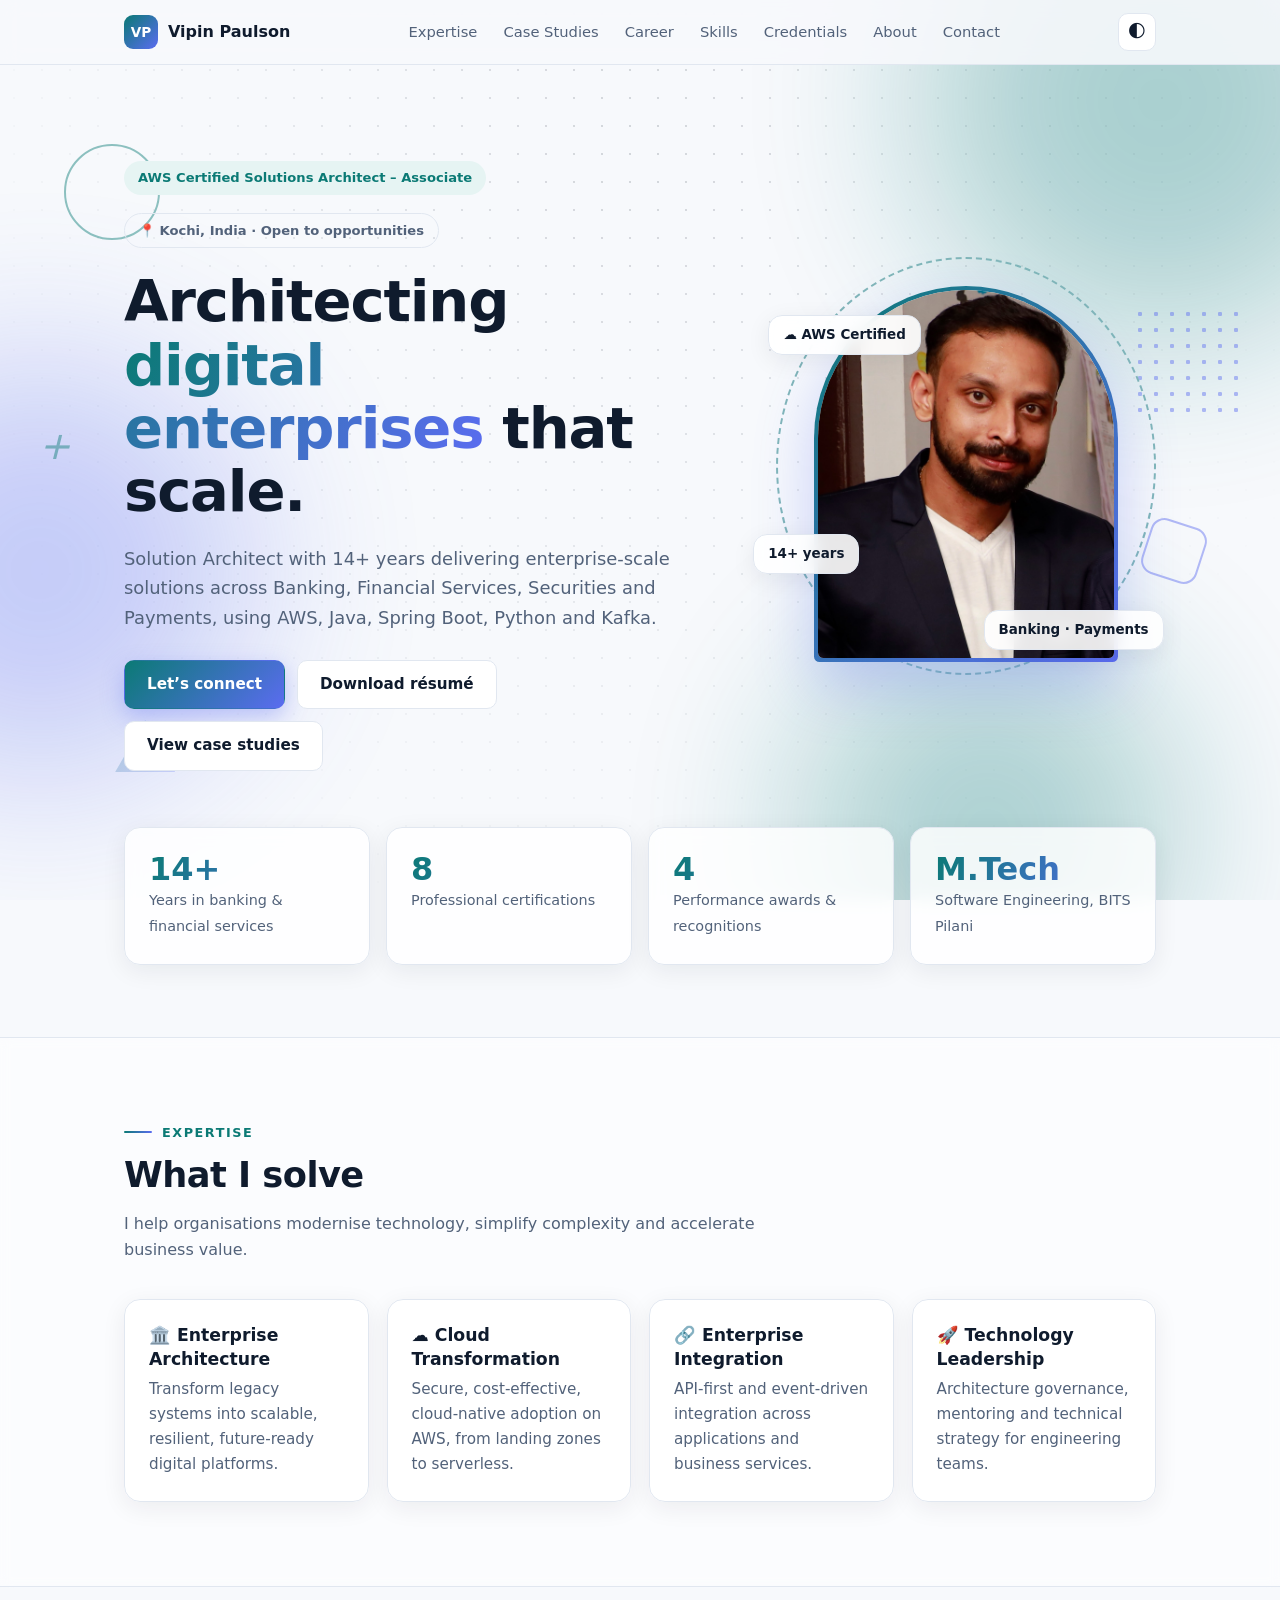
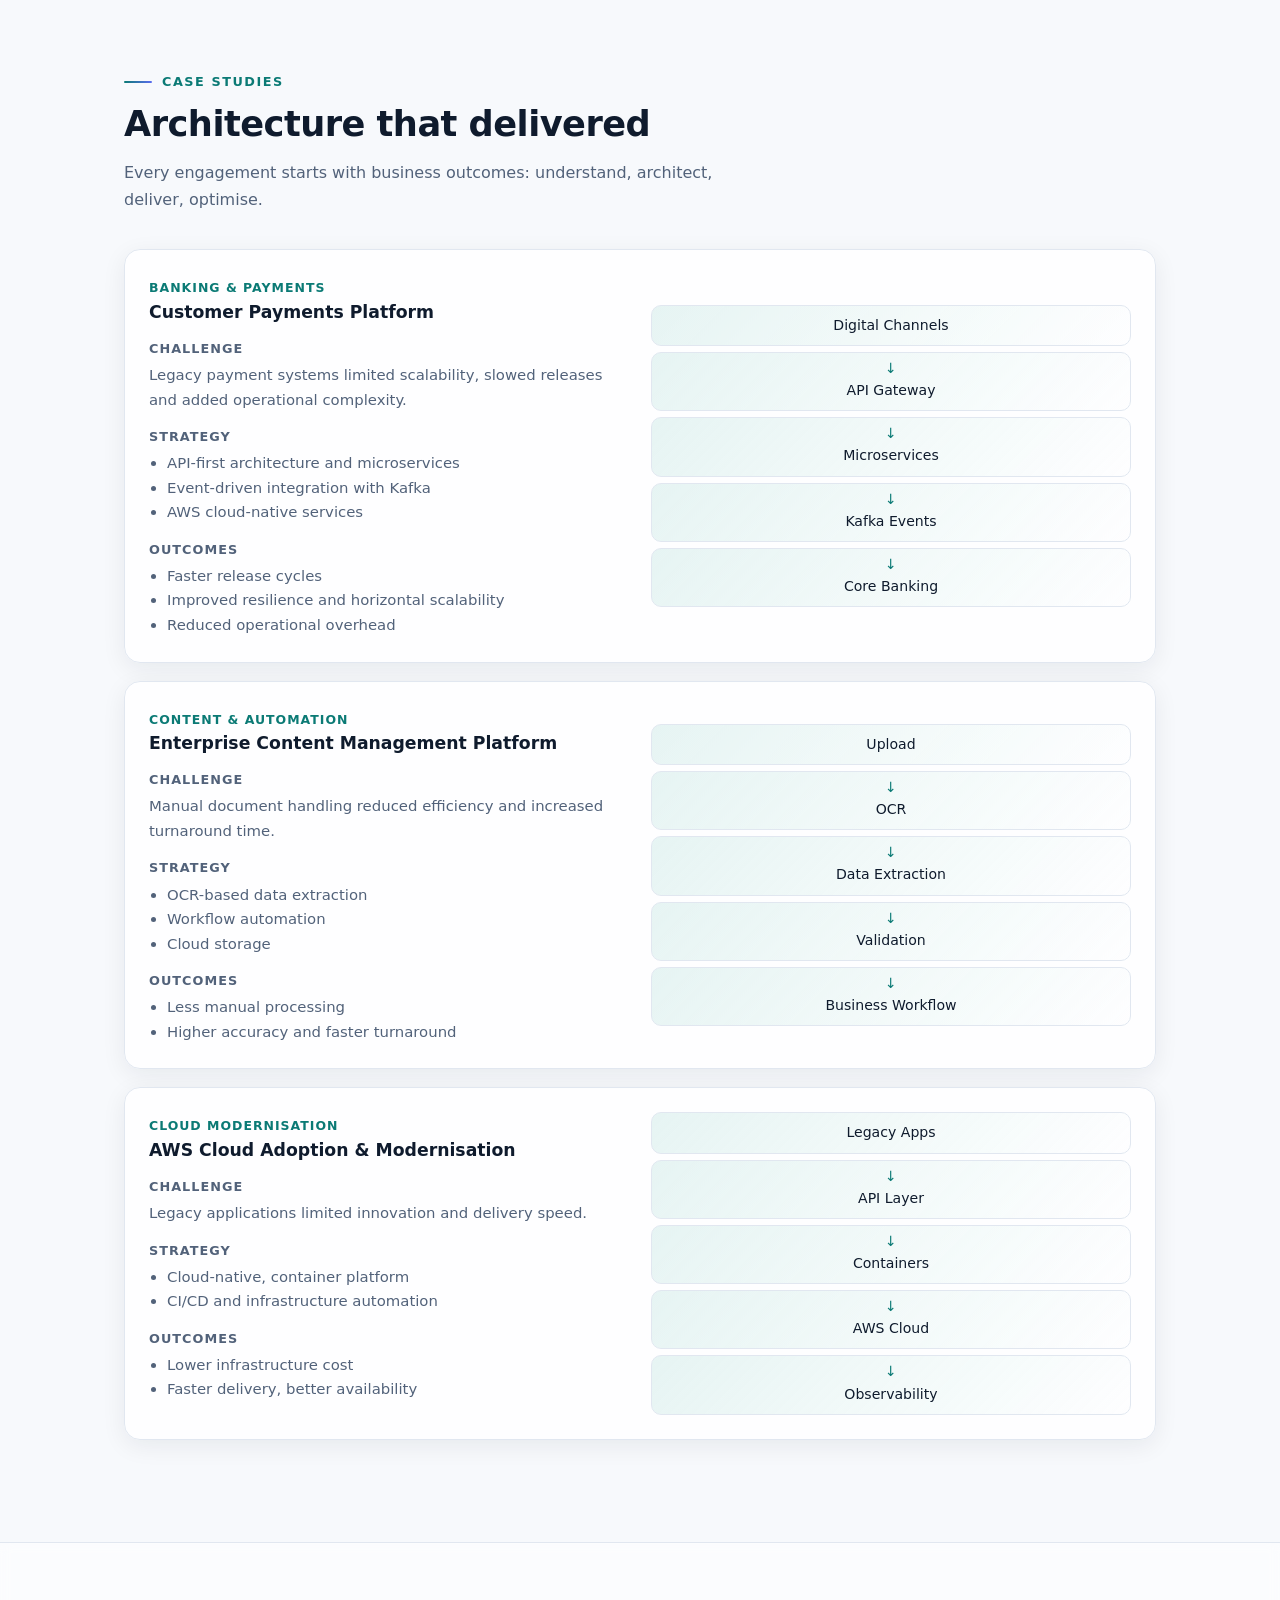
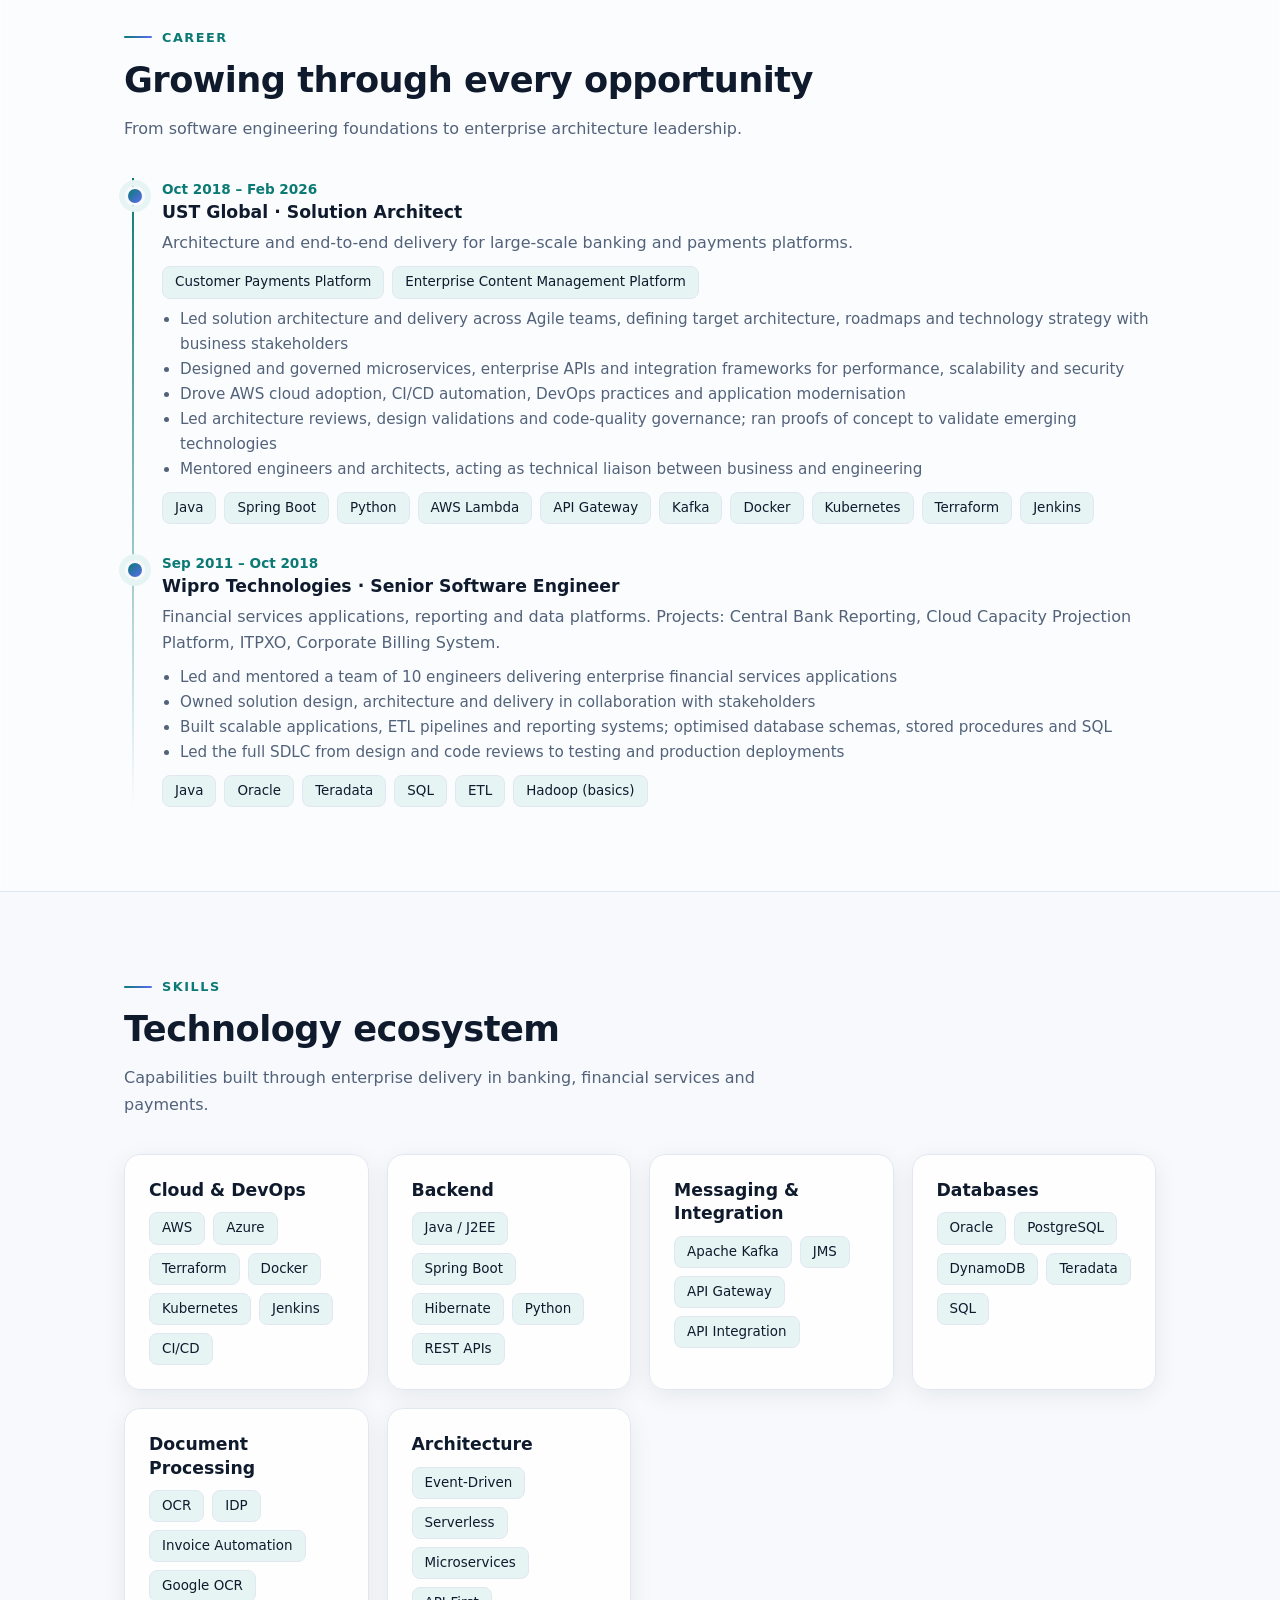
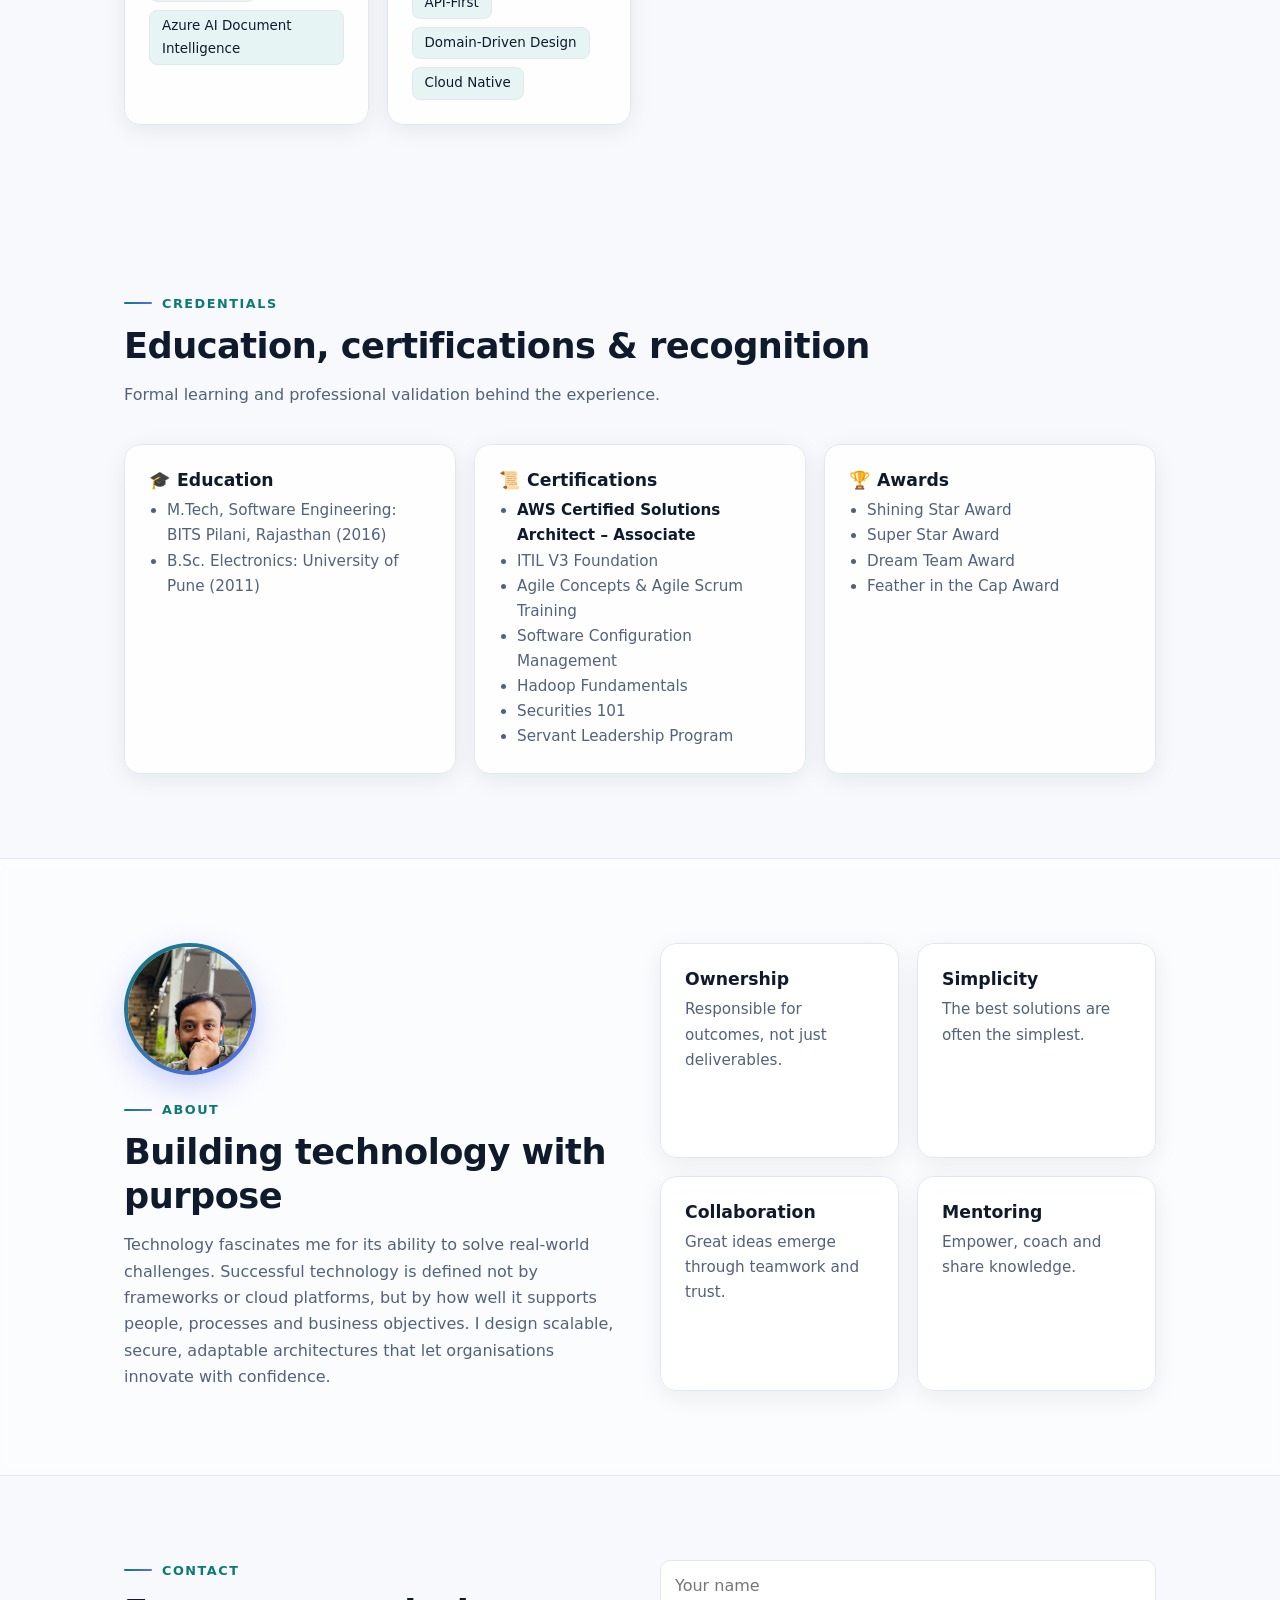
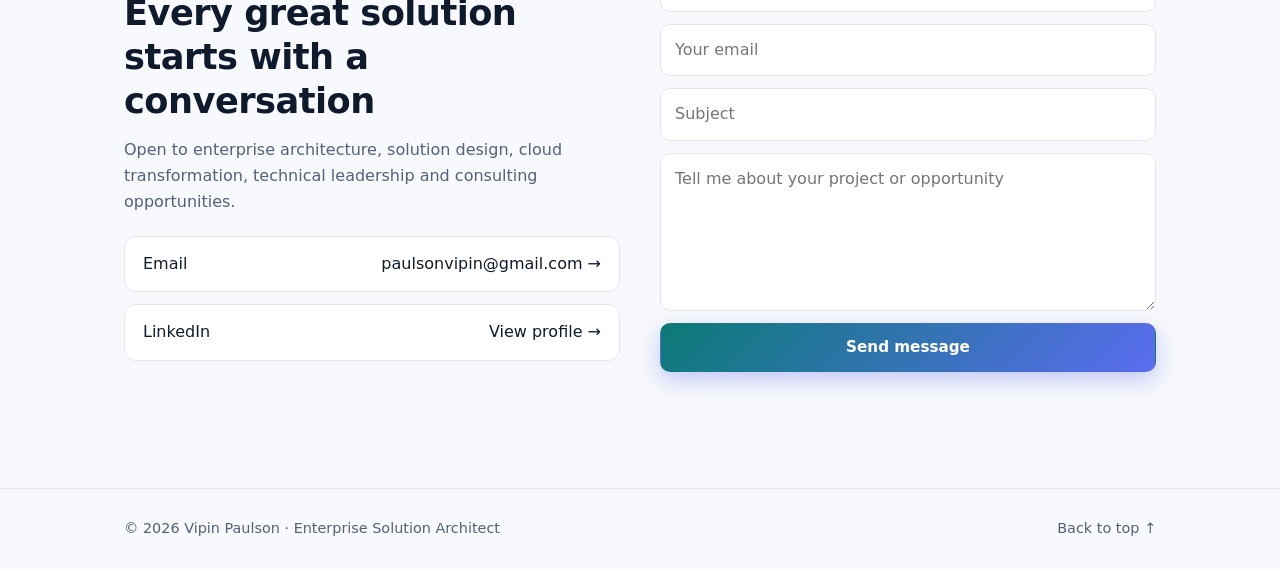
<file: index.html>
<!DOCTYPE html>
<html lang="en">
<head>
<meta charset="utf-8">
<meta name="viewport" content="width=device-width, initial-scale=1">
<title>Vipin Paulson | Enterprise Solution Architect</title>
<meta name="description" content="Vipin Paulson, Solution Architect. AWS Certified. 14+ years delivering enterprise solutions in banking, financial services, securities and payments.">
<meta name="keywords" content="Enterprise Solution Architect, AWS, Java, Spring Boot, Kafka, Banking, Payments, Cloud Architecture">
<meta property="og:title" content="Vipin Paulson | Enterprise Solution Architect">
<meta property="og:description" content="Secure, scalable cloud-native platforms for banking and payments.">
<meta property="og:type" content="website">
<style>
:root{--bg:#f7f9fc;--surface:#fff;--ink:#0f1b2d;--muted:#52627a;--line:#e1e7f0;--accent:#0b7a75;--accent-ink:#fff;--soft:#e6f4f3;--shadow:0 6px 24px rgba(15,27,45,.07);--accent2:#5b6cf0;--blob:.32}
@media(prefers-color-scheme:dark){:root:not([data-theme="light"]){--bg:#0a1220;--surface:#111c30;--ink:#eaf0f8;--muted:#9aaac2;--line:#22304a;--accent:#3dd6c8;--accent-ink:#06201e;--soft:#12303a;--shadow:none;--accent2:#8f9cff;--blob:.2}}
:root[data-theme="dark"]{--bg:#0a1220;--surface:#111c30;--ink:#eaf0f8;--muted:#9aaac2;--line:#22304a;--accent:#3dd6c8;--accent-ink:#06201e;--soft:#12303a;--shadow:none;--accent2:#8f9cff;--blob:.2}
*{box-sizing:border-box;margin:0}
html{scroll-behavior:smooth;scroll-padding-top:72px}
body{font-family:Inter,system-ui,-apple-system,"Segoe UI",Roboto,sans-serif;background:var(--bg);color:var(--ink);line-height:1.65;-webkit-font-smoothing:antialiased}
a{color:inherit;text-decoration:none}
.wrap{max-width:1080px;margin:0 auto;padding:0 24px}
header{position:sticky;top:0;z-index:20;background:color-mix(in srgb,var(--bg) 88%,transparent);backdrop-filter:blur(10px);border-bottom:1px solid var(--line)}
.nav{display:flex;align-items:center;justify-content:space-between;height:64px}
.logo{display:flex;align-items:center;gap:10px;font-weight:700}
.logo b{display:grid;place-items:center;width:34px;height:34px;border-radius:9px;background:var(--accent);color:var(--accent-ink);font-size:.85rem}
nav ul{display:flex;gap:26px;list-style:none;padding:0}
nav a{font-size:.92rem;color:var(--muted);font-weight:500}
nav a:hover{color:var(--ink)}
.tools{display:flex;gap:8px}
.btn,.icon{font:inherit;cursor:pointer;border-radius:10px;border:1px solid var(--line);background:var(--surface);color:var(--ink)}
.icon{width:38px;height:38px}
.menu{display:none}
.btn{display:inline-block;padding:11px 22px;font-weight:600;font-size:.95rem}
.btn.primary{background:var(--accent);color:var(--accent-ink);border-color:var(--accent)}
.btn:hover{transform:translateY(-1px)}
section{padding:84px 0}
.eyebrow{color:var(--accent);font-weight:600;font-size:.8rem;letter-spacing:.12em;text-transform:uppercase;margin-bottom:10px}
h1{font-size:clamp(2.2rem,5.5vw,3.6rem);line-height:1.1;letter-spacing:-.02em;margin-bottom:20px}
h2{font-size:clamp(1.6rem,3.4vw,2.2rem);letter-spacing:-.015em;line-height:1.25;margin-bottom:14px}
h3{font-size:1.08rem;line-height:1.35;margin-bottom:6px}
.lead{color:var(--muted);font-size:1.12rem;max-width:620px}
.sub{color:var(--muted);max-width:640px;margin-bottom:36px}
.hero{padding:96px 0 72px}
.badge{display:inline-block;background:var(--soft);color:var(--accent);padding:6px 14px;border-radius:99px;font-size:.82rem;font-weight:600;margin-bottom:22px}
.cta{display:flex;flex-wrap:wrap;gap:12px;margin-top:28px}
.stats{display:grid;grid-template-columns:repeat(4,1fr);gap:16px;margin-top:56px}
.stat,.card{background:var(--surface);border:1px solid var(--line);border-radius:16px;padding:24px;box-shadow:var(--shadow)}
.stat strong{display:block;font-size:2rem;color:var(--accent);line-height:1.1}
.stat span{color:var(--muted);font-size:.9rem}
.grid{display:grid;gap:18px;grid-template-columns:repeat(auto-fit,minmax(240px,1fr))}
.card p{color:var(--muted);font-size:.95rem}
.alt{background:color-mix(in srgb,var(--surface) 55%,transparent);backdrop-filter:blur(6px);border-block:1px solid var(--line)}
.case{display:grid;gap:22px;grid-template-columns:1fr 1fr;margin-bottom:18px}
.case .tag{font-size:.78rem;font-weight:600;color:var(--accent);text-transform:uppercase;letter-spacing:.08em}
.case h4{font-size:.8rem;color:var(--muted);text-transform:uppercase;letter-spacing:.08em;margin:14px 0 4px}
.case ul{padding-left:18px;color:var(--muted);font-size:.93rem}
.flow{display:flex;flex-direction:column;gap:6px;justify-content:center}
.flow span{background:var(--soft);border:1px solid var(--line);border-radius:10px;padding:8px 14px;font-size:.88rem;font-weight:500;text-align:center}
.flow span+span::before{content:"↓";display:block;color:var(--accent);line-height:1;margin-bottom:4px}
.timeline{border-left:2px solid var(--line);margin-left:8px;padding-left:28px;display:grid;gap:28px}
.job{position:relative}
.job::before{content:"";position:absolute;left:-37px;top:8px;width:14px;height:14px;border-radius:50%;background:var(--accent);border:3px solid var(--bg)}
.when{color:var(--accent);font-weight:600;font-size:.85rem}
.chips{display:flex;flex-wrap:wrap;gap:8px;margin-top:10px}
.chips span{background:var(--soft);color:var(--ink);border-radius:8px;padding:4px 12px;font-size:.84rem;font-weight:500}
.job ul{padding-left:18px;color:var(--muted);margin-top:8px;font-size:.95rem}
.split{display:grid;gap:40px;grid-template-columns:1fr 1fr}
form{display:grid;gap:12px}
input,textarea{font:inherit;color:var(--ink);background:var(--surface);border:1px solid var(--line);border-radius:10px;padding:12px 14px;width:100%}
input:focus,textarea:focus,.btn:focus-visible,a:focus-visible{outline:2px solid var(--accent);outline-offset:2px}
.links{display:grid;gap:12px;margin-top:20px}
.links a{display:flex;justify-content:space-between;padding:14px 18px;border:1px solid var(--line);border-radius:12px;background:var(--surface);font-weight:500}
.links a:hover{border-color:var(--accent)}
footer{border-top:1px solid var(--line);padding:28px 0;color:var(--muted);font-size:.9rem}
footer .wrap{display:flex;justify-content:space-between;flex-wrap:wrap;gap:10px}
.reveal{opacity:0;transform:translateY(14px);transition:opacity .6s,transform .6s}
.reveal.in{opacity:1;transform:none}
@media(prefers-reduced-motion:reduce){.reveal{opacity:1;transform:none;transition:none}html{scroll-behavior:auto}}
@media(max-width:820px){
 .stats{grid-template-columns:1fr 1fr}.case,.split{grid-template-columns:1fr}
 .menu{display:grid}
 nav ul{display:none;position:absolute;top:64px;left:0;right:0;flex-direction:column;gap:0;background:var(--bg);border-bottom:1px solid var(--line);padding:8px 24px}
 nav ul.open{display:flex}nav li a{display:block;padding:12px 0}
 section{padding:60px 0}.hero{padding-top:64px}
}

/* ---- Aesthetic layer ---- */
.bg{position:fixed;inset:0;z-index:-1;overflow:hidden;pointer-events:none}
.bg::before{content:"";position:absolute;inset:0;background-image:radial-gradient(color-mix(in srgb,var(--ink) 16%,transparent) 1px,transparent 1.4px);background-size:28px 28px;-webkit-mask-image:radial-gradient(ellipse at 50% 15%,#000 0,transparent 80%);mask-image:radial-gradient(ellipse at 50% 15%,#000 0,transparent 80%)}
.blob{position:absolute;border-radius:50%;filter:blur(90px);opacity:var(--blob);animation:drift 24s ease-in-out infinite alternate}
.b1{width:480px;height:480px;background:var(--accent);top:-140px;right:-120px}
.b2{width:420px;height:420px;background:var(--accent2);top:40%;left:-170px;animation-delay:-9s}
.b3{width:380px;height:380px;background:var(--accent);bottom:-120px;right:8%;animation-delay:-15s}
.shape{position:absolute;opacity:.45;animation:float 16s ease-in-out infinite alternate}
.s-ring{width:96px;height:96px;border:2px solid var(--accent);border-radius:50%;top:16%;left:5%}
.s-sq{width:58px;height:58px;border:2px solid var(--accent2);border-radius:14px;transform:rotate(18deg);top:58%;right:6%;animation-delay:-6s}
.s-tri{width:60px;height:52px;background:linear-gradient(135deg,var(--accent),var(--accent2));clip-path:polygon(50% 0,100% 100%,0 100%);opacity:.25;top:80%;left:9%;animation-delay:-3s}
.s-dots{width:110px;height:110px;background-image:radial-gradient(var(--accent2) 2px,transparent 2.4px);background-size:16px 16px;top:34%;right:3%;animation-delay:-10s}
.s-plus{font-size:2.4rem;font-weight:300;color:var(--accent);top:46%;left:3%;animation-delay:-5s}
@keyframes drift{to{transform:translate(50px,70px) scale(1.12)}}
@keyframes float{to{transform:translateY(-34px) rotate(14deg)}}
@keyframes spin{to{transform:rotate(360deg)}}

.progress{position:fixed;top:0;left:0;height:3px;width:0;background:linear-gradient(90deg,var(--accent),var(--accent2));z-index:40}
.grad{background:linear-gradient(120deg,var(--accent),var(--accent2));-webkit-background-clip:text;background-clip:text;color:transparent}
.btn.primary{background:linear-gradient(135deg,var(--accent),var(--accent2));border-color:transparent;box-shadow:0 8px 22px color-mix(in srgb,var(--accent2) 35%,transparent)}
.btn{transition:transform .2s,box-shadow .2s,border-color .2s}
.btn:not(.primary):hover{border-color:var(--accent)}
.logo b{background:linear-gradient(135deg,var(--accent),var(--accent2))}
.stat strong{background:linear-gradient(120deg,var(--accent),var(--accent2));-webkit-background-clip:text;background-clip:text;color:transparent}
.stat,.card{background:color-mix(in srgb,var(--surface) 82%,transparent);backdrop-filter:blur(8px);position:relative;overflow:hidden;transition:transform .3s,border-color .3s,box-shadow .3s}
.card::before{content:"";position:absolute;inset:0 0 auto 0;height:3px;background:linear-gradient(90deg,var(--accent),var(--accent2));opacity:0;transition:opacity .3s}
.card:hover,.stat:hover{transform:translateY(-4px);border-color:color-mix(in srgb,var(--accent) 55%,var(--line))}
.card:hover::before{opacity:1}
.eyebrow{display:flex;align-items:center;gap:10px}
.eyebrow::before{content:"";width:28px;height:2px;background:linear-gradient(90deg,var(--accent),var(--accent2));border-radius:2px}
.timeline{border-left:2px solid;border-image:linear-gradient(to bottom,var(--accent),transparent) 1}
.job::before{background:linear-gradient(135deg,var(--accent),var(--accent2));box-shadow:0 0 0 6px var(--soft)}
.chips span{border:1px solid var(--line);transition:transform .2s,border-color .2s}
.chips span:hover{transform:translateY(-2px);border-color:var(--accent)}
.flow span{background:linear-gradient(135deg,var(--soft),transparent)}
.hero-grid{display:grid;grid-template-columns:1.15fr .85fr;gap:40px;align-items:center}




@media(max-width:820px){.hero-grid{grid-template-columns:1fr}.s-dots,.s-plus{display:none}}
@media(prefers-reduced-motion:reduce){.blob,.shape,.orbit,}

/* ---- Photos ---- */
.who{display:flex;align-items:center;gap:18px;flex-wrap:wrap;margin-bottom:22px}.who .badge{margin:0}




/* ---- Hero portrait ---- */
.portrait{position:relative;width:min(100%,380px);aspect-ratio:1/1.1;margin-left:auto}
.ring{position:absolute;inset:0;border:2px dashed color-mix(in srgb,var(--accent) 45%,var(--line));border-radius:50%;animation:spin 60s linear infinite}
.frame{position:absolute;inset:7% 10% 3%;border-radius:999px 999px 36px 36px;padding:4px;background:linear-gradient(135deg,var(--accent),var(--accent2));box-shadow:0 24px 60px color-mix(in srgb,var(--accent2) 30%,transparent)}
.frame::before{content:"VP";position:absolute;inset:4px;border-radius:inherit;display:grid;place-items:center;background:linear-gradient(160deg,var(--soft),var(--surface));font-size:4.2rem;font-weight:800;color:var(--accent);letter-spacing:-.02em}
.frame img{position:absolute;inset:4px;width:calc(100% - 8px);height:calc(100% - 8px);object-fit:cover;object-position:center top;border-radius:inherit;z-index:1}
.chip-float{position:absolute;z-index:2;background:color-mix(in srgb,var(--surface) 90%,transparent);backdrop-filter:blur(8px);border:1px solid var(--line);border-radius:14px;padding:8px 14px;font-size:.84rem;font-weight:600;box-shadow:var(--shadow);animation:bob 6s ease-in-out infinite alternate}
.c1{top:14%;left:-2%}.c2{bottom:24%;left:-6%;animation-delay:-2s}.c3{bottom:6%;right:-2%;animation-delay:-4s}
@keyframes bob{to{transform:translateY(-9px)}}
@media(max-width:820px){.portrait{width:min(86%,320px);margin:20px auto 0}.c1{left:-4%}.c2{left:-4%}.c3{right:-4%}}

/* ---- About avatar ---- */
.avatar{position:relative;display:block;width:132px;height:132px;margin-bottom:24px;border-radius:50%;background:linear-gradient(135deg,var(--accent),var(--accent2));box-shadow:0 12px 32px color-mix(in srgb,var(--accent2) 30%,transparent)}
.avatar::before{content:"VP";position:absolute;inset:4px;border-radius:50%;display:grid;place-items:center;background:var(--surface);font-size:2.2rem;font-weight:800;color:var(--accent)}
.avatar img{position:absolute;inset:4px;width:calc(100% - 8px);height:calc(100% - 8px);border-radius:50%;object-fit:cover;object-position:center top;z-index:1}
@media(max-width:820px){.avatar{width:112px;height:112px}}
</style>
</head>
<body>
<div class="progress" id="progress"></div>
<div class="bg" aria-hidden="true"><i class="blob b1"></i><i class="blob b2"></i><i class="blob b3"></i>
 <i class="shape s-ring"></i><i class="shape s-sq"></i><i class="shape s-tri"></i><i class="shape s-dots"></i><i class="shape s-plus">+</i></div>
<header><div class="wrap nav">
 <a class="logo" href="#top"><b>VP</b>Vipin Paulson</a>
 <nav aria-label="Main"><ul id="menu">
  <li><a href="#expertise">Expertise</a></li><li><a href="#work">Case Studies</a></li>
  <li><a href="#career">Career</a></li><li><a href="#skills">Skills</a></li><li><a href="#credentials">Credentials</a></li>
  <li><a href="#about">About</a></li><li><a href="#contact">Contact</a></li>
 </ul></nav>
 <div class="tools">
  <button class="icon" id="theme" aria-label="Toggle light or dark theme" style="font-size:1.1rem;line-height:1">🌓</button>
  <button class="icon menu" id="burger" aria-label="Open menu" aria-expanded="false">☰</button>
 </div>
</div></header>

<main id="top">
<section class="hero"><div class="wrap"><div class="hero-grid"><div class="hero-text">
 <div class="who">  <span class="badge">AWS Certified Solutions Architect – Associate</span>
  <span class="badge" style="background:transparent;border:1px solid var(--line);color:var(--muted)">📍 Kochi, India · Open to opportunities</span></div>
 <h1>Architecting <span class="grad">digital enterprises</span> that scale.</h1>
 <p class="lead">Solution Architect with 14+ years delivering enterprise-scale solutions across Banking, Financial Services, Securities and Payments, using AWS, Java, Spring Boot, Python and Kafka.</p>
 <div class="cta">
  <a class="btn primary" href="#contact">Let’s connect</a>
  <a class="btn" href="docs/VIPIN_PAULSON_RESUME.pdf">Download résumé</a>
  <a class="btn" href="#work">View case studies</a>
 </div></div><div class="art"><div class="portrait">
  <span class="ring"></span>
  <div class="frame"><img src="images/profile.jpg" alt="Portrait of Vipin Paulson" onerror="this.remove()"></div>
  <span class="chip-float c1">☁️ AWS Certified</span>
  <span class="chip-float c2">14+ years</span>
  <span class="chip-float c3">Banking · Payments</span>
 </div></div></div>
 <div class="stats">
  <div class="stat"><strong>14+</strong><span>Years in banking &amp; financial services</span></div>
  <div class="stat"><strong>8</strong><span>Professional certifications</span></div>
  <div class="stat"><strong>4</strong><span>Performance awards &amp; recognitions</span></div>
  <div class="stat"><strong>M.Tech</strong><span>Software Engineering, BITS Pilani</span></div>
 </div>
</div></section>

<section id="expertise" class="alt"><div class="wrap reveal">
 <div class="eyebrow">Expertise</div><h2>What I solve</h2>
 <p class="sub">I help organisations modernise technology, simplify complexity and accelerate business value.</p>
 <div class="grid">
  <div class="card"><h3>🏛️ Enterprise Architecture</h3><p>Transform legacy systems into scalable, resilient, future-ready digital platforms.</p></div>
  <div class="card"><h3>☁️ Cloud Transformation</h3><p>Secure, cost-effective, cloud-native adoption on AWS, from landing zones to serverless.</p></div>
  <div class="card"><h3>🔗 Enterprise Integration</h3><p>API-first and event-driven integration across applications and business services.</p></div>
  <div class="card"><h3>🚀 Technology Leadership</h3><p>Architecture governance, mentoring and technical strategy for engineering teams.</p></div>
 </div>
</div></section>

<section id="work"><div class="wrap reveal">
 <div class="eyebrow">Case studies</div><h2>Architecture that delivered</h2>
 <p class="sub">Every engagement starts with business outcomes: understand, architect, deliver, optimise.</p>

 <div class="card case">
  <div><span class="tag">Banking &amp; Payments</span><h3>Customer Payments Platform</h3>
   <h4>Challenge</h4><ul style="list-style:none;padding:0"><li>Legacy payment systems limited scalability, slowed releases and added operational complexity.</li></ul>
   <h4>Strategy</h4><ul><li>API-first architecture and microservices</li><li>Event-driven integration with Kafka</li><li>AWS cloud-native services</li></ul>
   <h4>Outcomes</h4><ul><li>Faster release cycles</li><li>Improved resilience and horizontal scalability</li><li>Reduced operational overhead</li></ul></div>
  <div class="flow"><span>Digital Channels</span><span>API Gateway</span><span>Microservices</span><span>Kafka Events</span><span>Core Banking</span></div>
 </div>

 <div class="card case">
  <div><span class="tag">Content &amp; Automation</span><h3>Enterprise Content Management Platform</h3>
   <h4>Challenge</h4><ul style="list-style:none;padding:0"><li>Manual document handling reduced efficiency and increased turnaround time.</li></ul>
   <h4>Strategy</h4><ul><li>OCR-based data extraction</li><li>Workflow automation</li><li>Cloud storage</li></ul>
   <h4>Outcomes</h4><ul><li>Less manual processing</li><li>Higher accuracy and faster turnaround</li></ul></div>
  <div class="flow"><span>Upload</span><span>OCR</span><span>Data Extraction</span><span>Validation</span><span>Business Workflow</span></div>
 </div>

 <div class="card case">
  <div><span class="tag">Cloud Modernisation</span><h3>AWS Cloud Adoption &amp; Modernisation</h3>
   <h4>Challenge</h4><ul style="list-style:none;padding:0"><li>Legacy applications limited innovation and delivery speed.</li></ul>
   <h4>Strategy</h4><ul><li>Cloud-native, container platform</li><li>CI/CD and infrastructure automation</li></ul>
   <h4>Outcomes</h4><ul><li>Lower infrastructure cost</li><li>Faster delivery, better availability</li></ul></div>
  <div class="flow"><span>Legacy Apps</span><span>API Layer</span><span>Containers</span><span>AWS Cloud</span><span>Observability</span></div>
 </div>
</div></section>

<section id="career" class="alt"><div class="wrap reveal">
 <div class="eyebrow">Career</div><h2>Growing through every opportunity</h2>
 <p class="sub">From software engineering foundations to enterprise architecture leadership.</p>
 <div class="timeline">
  <div class="job"><div class="when">Oct 2018 – Feb 2026</div><h3>UST Global · Solution Architect</h3>
   <p style="color:var(--muted)">Architecture and end-to-end delivery for large-scale banking and payments platforms.</p>
   <div class="chips"><span>Customer Payments Platform</span><span>Enterprise Content Management Platform</span></div>
   <ul><li>Led solution architecture and delivery across Agile teams, defining target architecture, roadmaps and technology strategy with business stakeholders</li><li>Designed and governed microservices, enterprise APIs and integration frameworks for performance, scalability and security</li><li>Drove AWS cloud adoption, CI/CD automation, DevOps practices and application modernisation</li><li>Led architecture reviews, design validations and code-quality governance; ran proofs of concept to validate emerging technologies</li><li>Mentored engineers and architects, acting as technical liaison between business and engineering</li></ul>
   <div class="chips"><span>Java</span><span>Spring Boot</span><span>Python</span><span>AWS Lambda</span><span>API Gateway</span><span>Kafka</span><span>Docker</span><span>Kubernetes</span><span>Terraform</span><span>Jenkins</span></div></div>
  <div class="job"><div class="when">Sep 2011 – Oct 2018</div><h3>Wipro Technologies · Senior Software Engineer</h3>
   <p style="color:var(--muted)">Financial services applications, reporting and data platforms. Projects: Central Bank Reporting, Cloud Capacity Projection Platform, ITPXO, Corporate Billing System.</p>
   <ul><li>Led and mentored a team of 10 engineers delivering enterprise financial services applications</li><li>Owned solution design, architecture and delivery in collaboration with stakeholders</li><li>Built scalable applications, ETL pipelines and reporting systems; optimised database schemas, stored procedures and SQL</li><li>Led the full SDLC from design and code reviews to testing and production deployments</li></ul>
   <div class="chips"><span>Java</span><span>Oracle</span><span>Teradata</span><span>SQL</span><span>ETL</span><span>Hadoop (basics)</span></div></div>
 </div>
</div></section>

<section id="skills"><div class="wrap reveal">
 <div class="eyebrow">Skills</div><h2>Technology ecosystem</h2>
 <p class="sub">Capabilities built through enterprise delivery in banking, financial services and payments.</p>
 <div class="grid">
  <div class="card"><h3>Cloud &amp; DevOps</h3><div class="chips"><span>AWS</span><span>Azure</span><span>Terraform</span><span>Docker</span><span>Kubernetes</span><span>Jenkins</span><span>CI/CD</span></div></div>
  <div class="card"><h3>Backend</h3><div class="chips"><span>Java / J2EE</span><span>Spring Boot</span><span>Hibernate</span><span>Python</span><span>REST APIs</span></div></div>
  <div class="card"><h3>Messaging &amp; Integration</h3><div class="chips"><span>Apache Kafka</span><span>JMS</span><span>API Gateway</span><span>API Integration</span></div></div>
  <div class="card"><h3>Databases</h3><div class="chips"><span>Oracle</span><span>PostgreSQL</span><span>DynamoDB</span><span>Teradata</span><span>SQL</span></div></div>
  <div class="card"><h3>Document Processing</h3><div class="chips"><span>OCR</span><span>IDP</span><span>Invoice Automation</span><span>Google OCR</span><span>Azure AI Document Intelligence</span></div></div>
  <div class="card"><h3>Architecture</h3><div class="chips"><span>Event-Driven</span><span>Serverless</span><span>Microservices</span><span>API-First</span><span>Domain-Driven Design</span><span>Cloud Native</span></div></div>
 </div>
</div></section>

<section id="credentials"><div class="wrap reveal">
 <div class="eyebrow">Credentials</div><h2>Education, certifications &amp; recognition</h2>
 <p class="sub">Formal learning and professional validation behind the experience.</p>
 <div class="grid">
  <div class="card"><h3>🎓 Education</h3><ul style="padding-left:18px;color:var(--muted);font-size:.95rem"><li>M.Tech, Software Engineering: BITS Pilani, Rajasthan (2016)</li><li>B.Sc. Electronics: University of Pune (2011)</li></ul></div>
  <div class="card"><h3>📜 Certifications</h3><ul style="padding-left:18px;color:var(--muted);font-size:.95rem"><li><b style="color:var(--ink)">AWS Certified Solutions Architect – Associate</b></li><li>ITIL V3 Foundation</li><li>Agile Concepts &amp; Agile Scrum Training</li><li>Software Configuration Management</li><li>Hadoop Fundamentals</li><li>Securities 101</li><li>Servant Leadership Program</li></ul></div>
  <div class="card"><h3>🏆 Awards</h3><ul style="padding-left:18px;color:var(--muted);font-size:.95rem"><li>Shining Star Award</li><li>Super Star Award</li><li>Dream Team Award</li><li>Feather in the Cap Award</li></ul></div>
 </div>
</div></section>

<section id="about" class="alt"><div class="wrap reveal split">
 <div><span class="avatar"><img src="images/profile_a.jpg" alt="Vipin Paulson" loading="lazy" onerror="this.remove()"></span>
  <div class="eyebrow">About</div><h2>Building technology with purpose</h2>
  <p class="sub" style="margin-bottom:0">Technology fascinates me for its ability to solve real-world challenges. Successful technology is defined not by frameworks or cloud platforms, but by how well it supports people, processes and business objectives. I design scalable, secure, adaptable architectures that let organisations innovate with confidence.</p></div>
 <div class="grid" style="grid-template-columns:1fr 1fr">
  <div class="card"><h3>Ownership</h3><p>Responsible for outcomes, not just deliverables.</p></div>
  <div class="card"><h3>Simplicity</h3><p>The best solutions are often the simplest.</p></div>
  <div class="card"><h3>Collaboration</h3><p>Great ideas emerge through teamwork and trust.</p></div>
  <div class="card"><h3>Mentoring</h3><p>Empower, coach and share knowledge.</p></div>
 </div>
</div></section>

<section id="contact"><div class="wrap reveal split">
 <div><div class="eyebrow">Contact</div><h2>Every great solution starts with a conversation</h2>
  <p class="sub" style="margin-bottom:0">Open to enterprise architecture, solution design, cloud transformation, technical leadership and consulting opportunities.</p>
  <div class="links" id="links"></div></div>
 <form id="form">
  <input name="name" placeholder="Your name" required aria-label="Your name">
  <input name="email" type="email" placeholder="Your email" required aria-label="Your email">
  <input name="subject" placeholder="Subject" aria-label="Subject">
  <textarea name="msg" rows="5" placeholder="Tell me about your project or opportunity" required aria-label="Message"></textarea>
  <input name="_gotcha" tabindex="-1" autocomplete="off" aria-hidden="true" style="position:absolute;left:-9999px;width:1px;height:1px">
  <button class="btn primary" id="send" type="submit">Send message</button>
  <p id="status" role="status" aria-live="polite" style="font-size:.92rem;min-height:1.4em"></p>
 </form>
</div></section>
</main>

<footer><div class="wrap"><span>© 2026 Vipin Paulson · Enterprise Solution Architect</span><a href="#top">Back to top ↑</a></div></footer>

<script>
// ✏️ EDIT THESE: links with an empty value are hidden automatically.
// formEndpoint: create a free form at https://formspree.io and paste its URL, e.g. "https://formspree.io/f/abcdwxyz".
// With it, messages are delivered straight to your inbox. Without it, the form falls back to the visitor's email app (needs "email" set).
const CONFIG={email:"paulsonvipin@gmail.com",formEndpoint:"",linkedin:"https://www.linkedin.com/in/vipin-paulson",github:"",resume:"docs/VIPIN_PAULSON_RESUME.pdf"};

const root=document.documentElement;
try{const t=localStorage.getItem("theme");if(t)root.dataset.theme=t}catch(e){}
document.getElementById("theme").onclick=()=>{
 const dark=root.dataset.theme?root.dataset.theme==="dark":matchMedia("(prefers-color-scheme: dark)").matches;
 root.dataset.theme=dark?"light":"dark";
 try{localStorage.setItem("theme",root.dataset.theme)}catch(e){}
};
const menu=document.getElementById("menu"),burger=document.getElementById("burger");
burger.onclick=()=>{const o=menu.classList.toggle("open");burger.setAttribute("aria-expanded",o)};
menu.onclick=e=>{if(e.target.tagName==="A"){menu.classList.remove("open");burger.setAttribute("aria-expanded",false)}};

const links=document.getElementById("links");
[["Email",CONFIG.email&&"mailto:"+CONFIG.email,CONFIG.email],["LinkedIn",CONFIG.linkedin,"View profile"],["GitHub",CONFIG.github,"Visit GitHub"]]
 .forEach(([l,h,t])=>{if(h){const a=document.createElement("a");a.href=h;if(l!=="Email")a.target="_blank",a.rel="noopener";a.innerHTML="<span>"+l+"</span><span>"+t+" →</span>";links.appendChild(a)}});

const form=document.getElementById("form"),statusEl=document.getElementById("status"),sendBtn=document.getElementById("send");
const say=(t,ok)=>{statusEl.textContent=t;statusEl.style.color=ok?"var(--accent)":"#d9534f"};
form.onsubmit=async e=>{
 e.preventDefault();
 const f=new FormData(form);
 if(f.get("_gotcha"))return;
 const subject=f.get("subject")||"Website enquiry";
 if(CONFIG.formEndpoint){
  sendBtn.disabled=true;sendBtn.textContent="Sending…";say("",true);
  try{
   const r=await fetch(CONFIG.formEndpoint,{method:"POST",headers:{Accept:"application/json"},body:f});
   if(r.ok){form.reset();say("Thank you! Your message has been sent. I’ll get back to you soon.",true)}
   else throw new Error("failed");
  }catch(err){say("Sorry, the message couldn’t be sent. Please try again"+(CONFIG.email?" or email "+CONFIG.email:"")+".",false)}
  sendBtn.disabled=false;sendBtn.textContent="Send message";
  return;
 }
 if(CONFIG.email){
  const body="From: "+f.get("name")+" ("+f.get("email")+")\n\n"+f.get("msg");
  location.href="mailto:"+CONFIG.email+"?subject="+encodeURIComponent(subject)+"&body="+encodeURIComponent(body);
  say("Opening your email app… if nothing opens, please write to "+CONFIG.email+" directly.",true);
  return;
 }
 say("The contact form isn’t connected yet. Please reach out via LinkedIn.",false);
};

const bar=document.getElementById("progress");
addEventListener("scroll",()=>{const h=document.documentElement;bar.style.width=(h.scrollTop/(h.scrollHeight-h.clientHeight)*100)+"%"},{passive:true});
const io=new IntersectionObserver(es=>es.forEach(x=>{if(x.isIntersecting){x.target.classList.add("in");io.unobserve(x.target)}}),{threshold:.08});
document.querySelectorAll(".reveal").forEach(el=>io.observe(el));
</script>
</body>
</html>
</file>
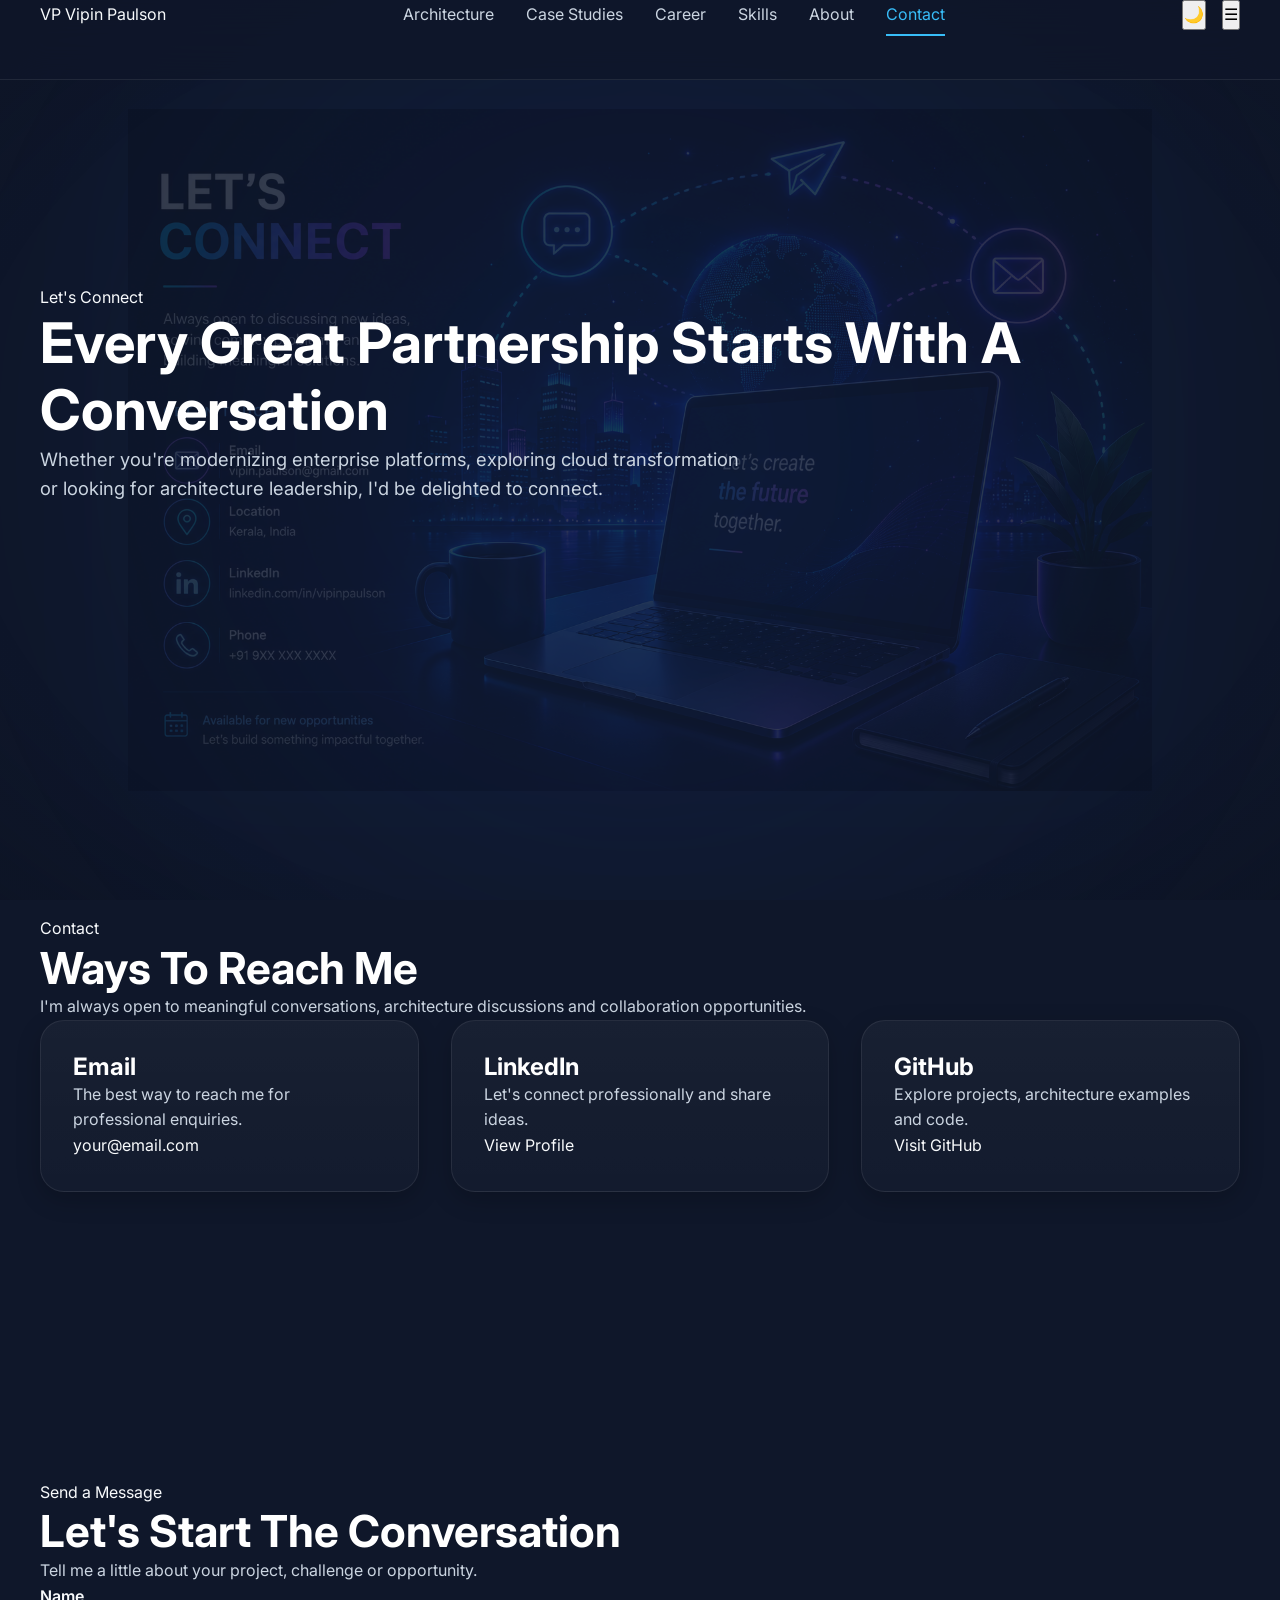
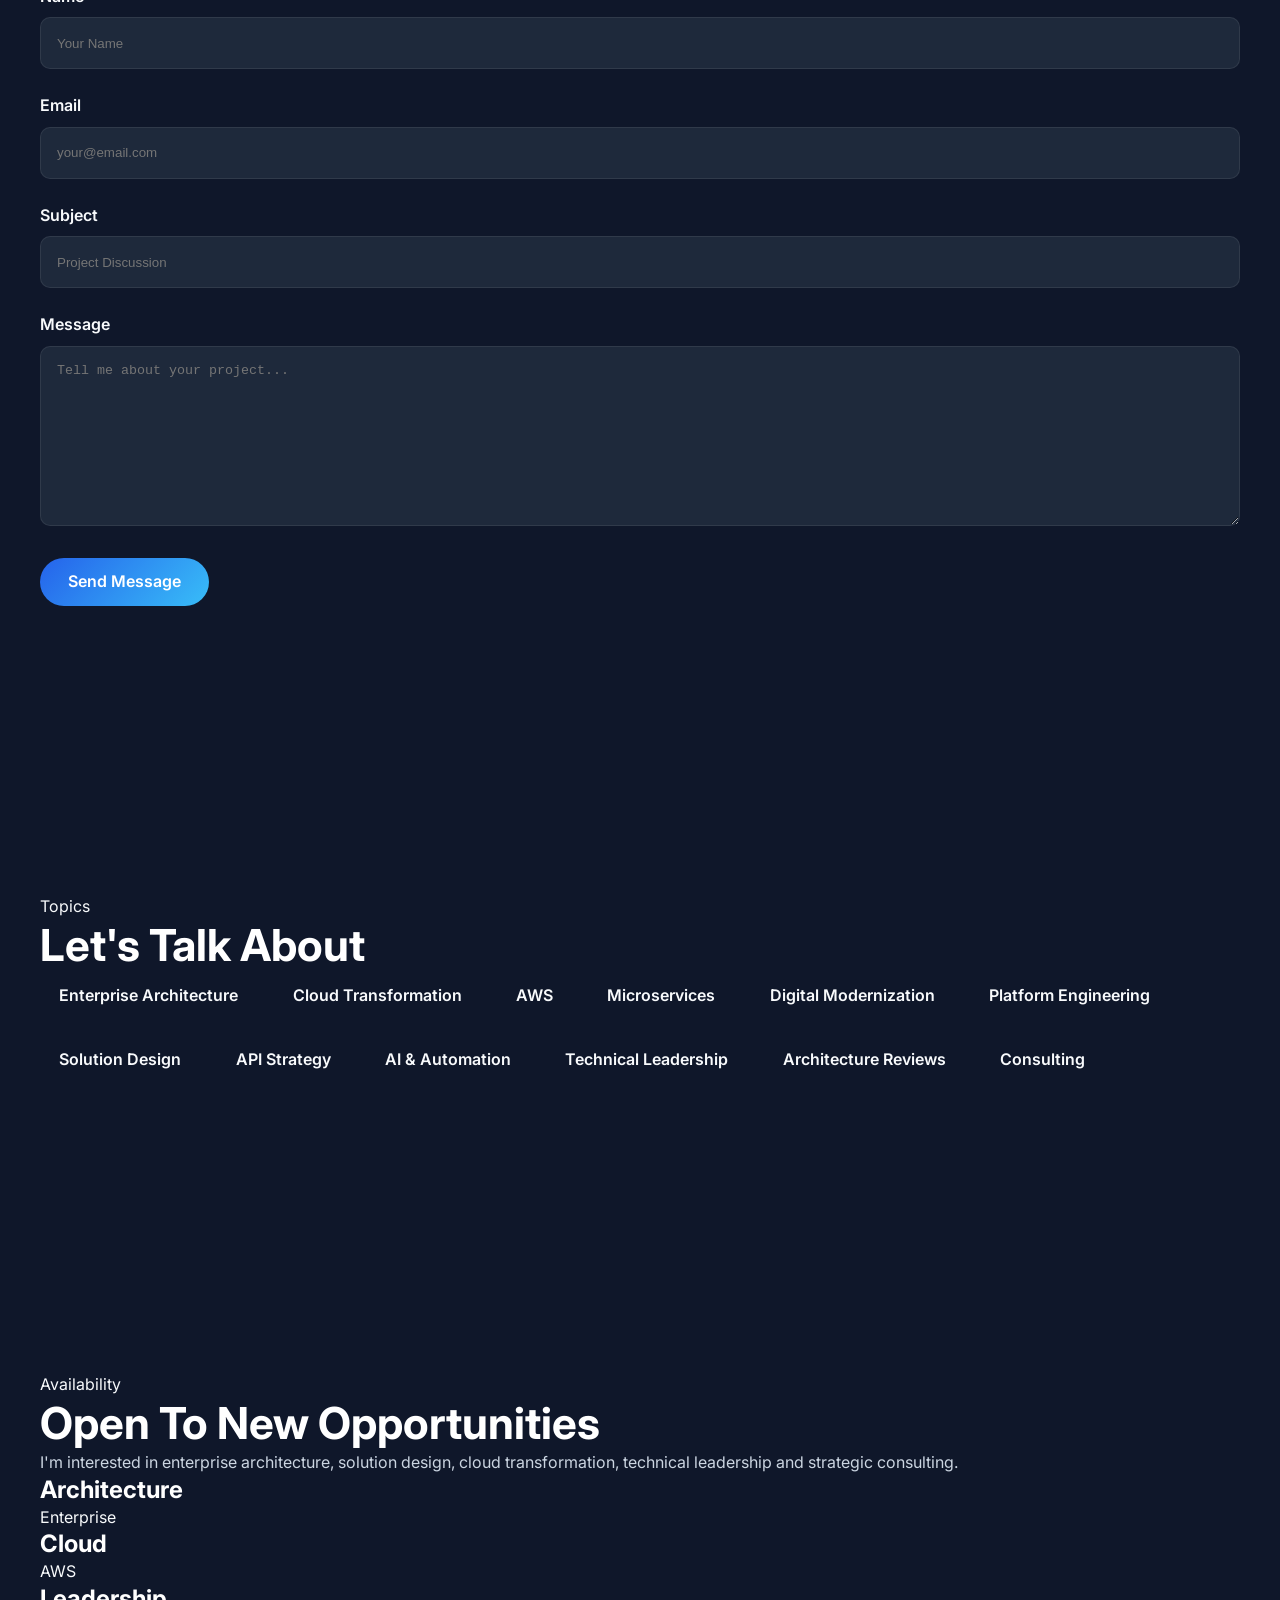
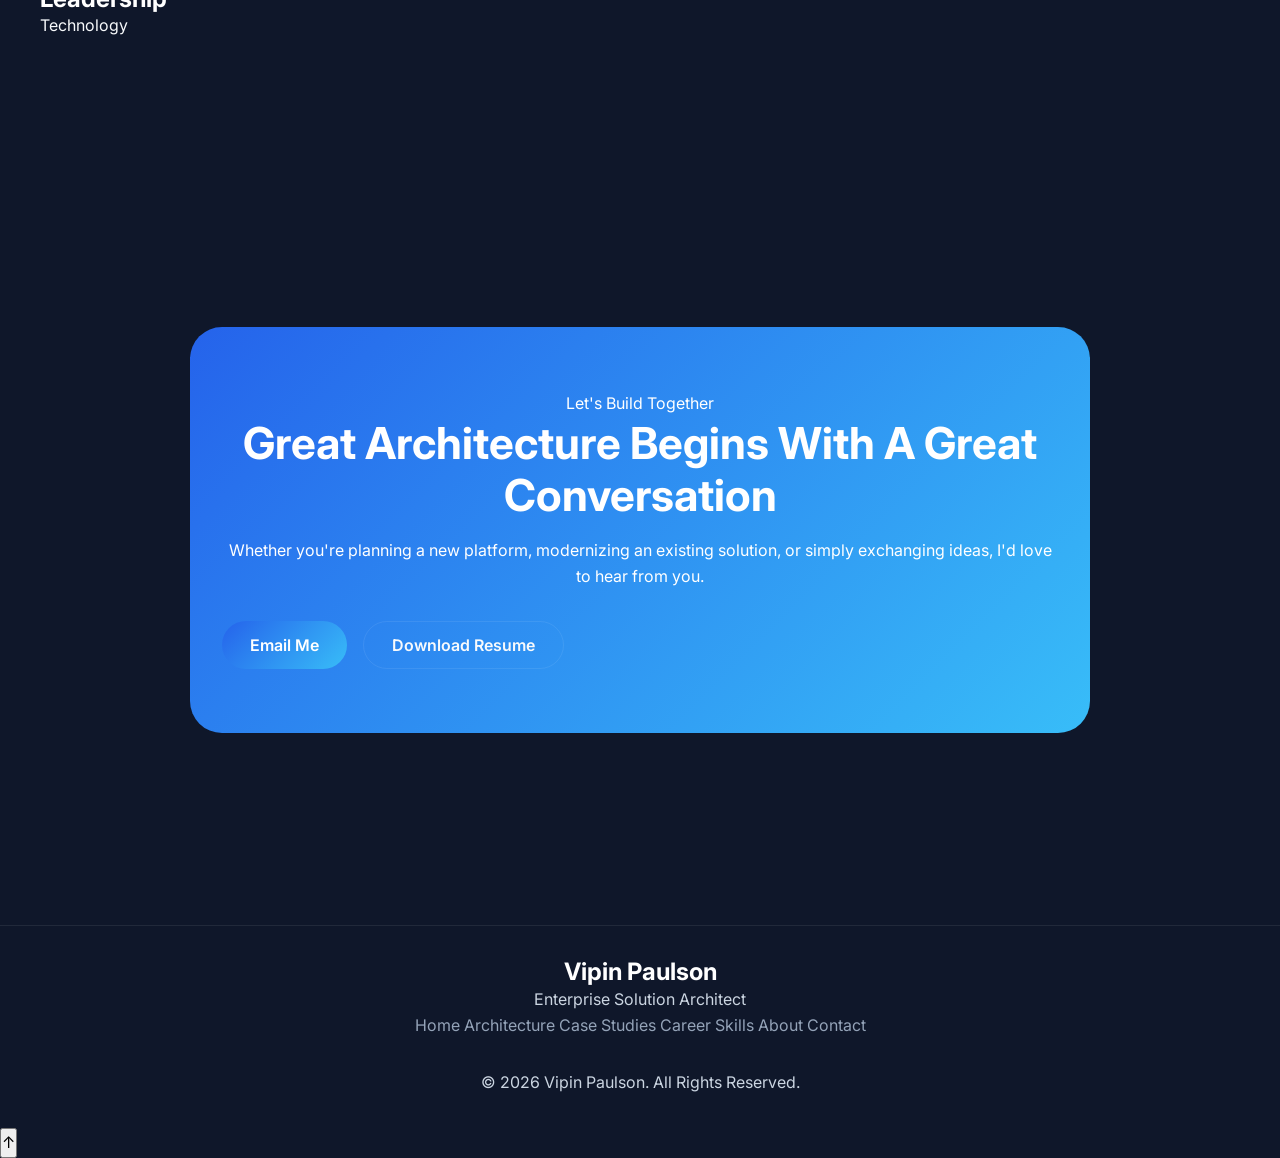
<file: pages/contact.html>
<!DOCTYPE html>
<html lang="en">

<head>

  <!-- ==========================================================
       META
  =========================================================== -->

  <meta charset="UTF-8">

  <meta name="viewport"
        content="width=device-width, initial-scale=1.0">

  <title>

    Contact | Vipin Paulson

  </title>

  <meta name="description"
        content="Contact Vipin Paulson | Enterprise Solution Architect">

  <!-- Google Fonts -->

  <link rel="preconnect"
        href="https://fonts.googleapis.com">

  <link rel="preconnect"
        href="https://fonts.gstatic.com"
        crossorigin>

  <link href="https://fonts.googleapis.com/css2?family=Inter:wght@300;400;500;600;700;800&display=swap"
        rel="stylesheet">

  <!-- CSS -->

  <link rel="stylesheet" href="../css/variables.css">
  <link rel="stylesheet" href="../css/style.css">
  <link rel="stylesheet" href="../css/components.css">
  <link rel="stylesheet" href="../css/dashboard.css">
  <link rel="stylesheet" href="../css/architecture.css">
  <link rel="stylesheet" href="../css/animations.css">
  <link rel="stylesheet" href="../css/responsive.css">

</head>

<body>

<div class="global-floating-bg">

  <img
          src="../assets/illustrations/contact-conversation.png"
          alt=""
          aria-hidden="true">

</div>


<div class="scroll-progress"></div>

<header class="site-header">

  <div class="container">

    <div class="header-inner">

      <a href="../index_old.html" class="brand">

        <span class="brand-mark">VP</span>

        <span class="brand-text">

                    Vipin Paulson

                </span>

      </a>

      <nav class="main-nav">

        <a href="architecture.html">Architecture</a>

        <a href="case-studies.html">Case Studies</a>

        <a href="career.html">Career</a>

        <a href="skills.html">Skills</a>

        <a href="about.html">About</a>

        <a class="active"
           href="contact.html">

          Contact

        </a>

      </nav>

      <div class="header-actions">

        <button id="themeToggle"
                class="theme-toggle">

          🌙

        </button>

        <button class="menu-toggle">

          ☰

        </button>

      </div>

    </div>

  </div>

</header>

<main>

  <!-- ==========================================================
       HERO
  =========================================================== -->

  <section class="hero">

    <div class="container">

      <div class="hero-content reveal">

            <span class="eyebrow">

                Let's Connect

            </span>

        <h1>

          Every Great
          Partnership
          Starts With
          A Conversation

        </h1>

        <p class="hero-description">

          Whether you're modernizing enterprise platforms,
          exploring cloud transformation or looking for
          architecture leadership, I'd be delighted to connect.

        </p>

      </div>

    </div>

  </section>





  <!-- ==========================================================
       CONTACT OPTIONS
  =========================================================== -->

  <section class="page-section reveal">

    <div class="container">

      <div class="section-heading">

            <span class="eyebrow">

                Contact

            </span>

        <h2>

          Ways To Reach Me

        </h2>

        <p>

          I'm always open to meaningful conversations,
          architecture discussions and collaboration opportunities.

        </p>

      </div>

      <div class="card-grid">

        <article class="card">

          <h3>

            Email

          </h3>

          <p>

            The best way to reach me
            for professional enquiries.

          </p>

          <a href="mailto:your@email.com">

            your@email.com

          </a>

        </article>

        <article class="card">

          <h3>

            LinkedIn

          </h3>

          <p>

            Let's connect professionally
            and share ideas.

          </p>

          <a href="#">

            View Profile

          </a>

        </article>

        <article class="card">

          <h3>

            GitHub

          </h3>

          <p>

            Explore projects,
            architecture examples
            and code.

          </p>

          <a href="#">

            Visit GitHub

          </a>

        </article>

      </div>

    </div>

  </section>
  <!-- ==========================================================
     CONTACT FORM
=========================================================== -->

  <section class="page-section section-alt reveal">

    <div class="container">

      <div class="section-heading">

<span class="eyebrow">

Send a Message

</span>

        <h2>

          Let's Start The Conversation

        </h2>

        <p>

          Tell me a little about your project,
          challenge or opportunity.

        </p>

      </div>

      <form class="contact-form">

        <div class="form-grid">

          <div class="form-group">

            <label>

              Name

            </label>

            <input
                    type="text"
                    placeholder="Your Name">

          </div>

          <div class="form-group">

            <label>

              Email

            </label>

            <input
                    type="email"
                    placeholder="your@email.com">

          </div>

        </div>

        <div class="form-group">

          <label>

            Subject

          </label>

          <input
                  type="text"
                  placeholder="Project Discussion">

        </div>

        <div class="form-group">

          <label>

            Message

          </label>

          <textarea
                  rows="8"
                  placeholder="Tell me about your project..."></textarea>

        </div>

        <button
                type="submit"
                class="btn btn-primary">

          Send Message

        </button>

      </form>

    </div>

  </section>





  <!-- ==========================================================
       WHAT WE CAN DISCUSS
  =========================================================== -->

  <section class="page-section reveal">

    <div class="container">

      <div class="section-heading">

<span class="eyebrow">

Topics

</span>

        <h2>

          Let's Talk About

        </h2>

      </div>

      <div class="chip-grid">

<span class="chip">

Enterprise Architecture

</span>

        <span class="chip">

Cloud Transformation

</span>

        <span class="chip">

AWS

</span>

        <span class="chip">

Microservices

</span>

        <span class="chip">

Digital Modernization

</span>

        <span class="chip">

Platform Engineering

</span>

        <span class="chip">

Solution Design

</span>

        <span class="chip">

API Strategy

</span>

        <span class="chip">

AI & Automation

</span>

        <span class="chip">

Technical Leadership

</span>

        <span class="chip">

Architecture Reviews

</span>

        <span class="chip">

Consulting

</span>

      </div>

    </div>

  </section>
  <!-- ==========================================================
     AVAILABILITY
=========================================================== -->

  <section class="page-section section-alt reveal">

    <div class="container">

      <div class="summary-banner">

        <div>

<span class="eyebrow">

Availability

</span>

          <h2>

            Open To New
            Opportunities

          </h2>

          <p>

            I'm interested in enterprise architecture,
            solution design, cloud transformation,
            technical leadership and strategic consulting.

          </p>

        </div>

        <div class="summary-metrics">

          <div>

            <h3>

              Architecture

            </h3>

            <span>

Enterprise

</span>

          </div>

          <div>

            <h3>

              Cloud

            </h3>

            <span>

AWS

</span>

          </div>

          <div>

            <h3>

              Leadership

            </h3>

            <span>

Technology

</span>

          </div>

        </div>

      </div>

    </div>

  </section>





  <!-- ==========================================================
       CTA
  =========================================================== -->

  <section class="page-section cta-section reveal">

    <div class="container">

      <div class="cta">

<span class="eyebrow">

Let's Build Together

</span>

        <h2>

          Great Architecture Begins
          With A Great Conversation

        </h2>

        <p>

          Whether you're planning a new platform,
          modernizing an existing solution,
          or simply exchanging ideas,
          I'd love to hear from you.

        </p>

        <div class="hero-actions">

          <a
                  href="mailto:your@email.com"
                  class="btn btn-primary">

            Email Me

          </a>

          <a
                  href="../docs/VIPIN_PAULSON_RESUME.pdf"
                  class="btn btn-secondary">

            Download Resume

          </a>

        </div>

      </div>

    </div>

  </section>

</main>

<footer class="site-footer">

  <div class="container">

    <div class="footer-content">

      <div class="footer-brand">

        <h3>

          Vipin Paulson

        </h3>

        <p>

          Enterprise Solution Architect

        </p>

      </div>

      <div class="footer-links">

        <a href="../index_old.html">Home</a>
        <a href="architecture.html">Architecture</a>
        <a href="case-studies.html">Case Studies</a>
        <a href="career.html">Career</a>
        <a href="skills.html">Skills</a>
        <a href="about.html">About</a>
        <a href="contact.html">Contact</a>

      </div>

    </div>

    <div class="footer-bottom">

      <p>

        © 2026 Vipin Paulson.
        All Rights Reserved.

      </p>

    </div>

  </div>

</footer>

<button class="back-to-top"
        aria-label="Back to Top">

  ↑

</button>

<script src="../js/navigation.js" defer></script>
<script src="../js/animations.js" defer></script>
<script src="../js/theme.js" defer></script>
<script src="../js/app.js" defer></script>

</body>

</html>
</file>
<file: css/variables.css>
/*==========================================================
    VARIABLES.CSS
    Enterprise Portfolio Design System
    --------------------------------------------------------
    Purpose:
    - Global Design Tokens
    - Color Palette
    - Typography
    - Spacing
    - Shadows
    - Borders
    - Layout
    - Animation
==========================================================*/

:root{

/*==========================================================
    BRAND COLORS
==========================================================*/

--primary:#2563eb;
--primary-light:#3b82f6;
--primary-dark:#1d4ed8;

--secondary:#38bdf8;
--secondary-dark:#0284c7;

--accent:#06b6d4;

--success:#10b981;
--warning:#f59e0b;
--danger:#ef4444;
--info:#0ea5e9;

/*==========================================================
    BACKGROUND COLORS
==========================================================*/

--background:#0f172a;
--background-light:#111827;
--background-card:#1e293b;
--background-hover:#273449;

--surface:#334155;
--surface-light:#475569;

/*==========================================================
    TEXT COLORS
==========================================================*/

--text:#f8fafc;
--text-light:#cbd5e1;
--text-muted:#94a3b8;
--text-dark:#0f172a;

--heading:#ffffff;

/*==========================================================
    BORDER COLORS
==========================================================*/

--border:rgba(255,255,255,.08);
--border-light:rgba(255,255,255,.15);
--border-focus:var(--primary);

/*==========================================================
    GRADIENTS
==========================================================*/

--gradient-primary:
linear-gradient(
135deg,
#2563eb,
#38bdf8
);

--gradient-secondary:
linear-gradient(
135deg,
#0f172a,
#1e293b
);

--gradient-card:
linear-gradient(
180deg,
rgba(255,255,255,.04),
rgba(255,255,255,.02)
);

--gradient-success:
linear-gradient(
135deg,
#10b981,
#34d399
);

/*==========================================================
    TYPOGRAPHY
==========================================================*/

--font-family:
"Inter",
"Segoe UI",
Roboto,
Helvetica,
Arial,
sans-serif;

--font-size-xs:.75rem;
--font-size-sm:.875rem;
--font-size-md:1rem;
--font-size-lg:1.125rem;
--font-size-xl:1.25rem;
--font-size-2xl:1.5rem;
--font-size-3xl:2rem;
--font-size-4xl:2.75rem;
--font-size-5xl:3.5rem;

--font-weight-light:300;
--font-weight-normal:400;
--font-weight-medium:500;
--font-weight-semibold:600;
--font-weight-bold:700;
--font-weight-black:800;

--line-height:1.6;
--letter-spacing:.3px;

/*==========================================================
    SPACING
==========================================================*/

--space-xs:.25rem;
--space-sm:.5rem;
--space-md:1rem;
--space-lg:1.5rem;
--space-xl:2rem;
--space-2xl:3rem;
--space-3xl:4rem;
--space-4xl:6rem;

/*==========================================================
    BORDER RADIUS
==========================================================*/

--radius-sm:6px;
--radius-md:10px;
--radius-lg:16px;
--radius-xl:24px;
--radius-2xl:32px;
--radius-pill:999px;
--radius-circle:50%;

/*==========================================================
    SHADOWS
==========================================================*/

--shadow-sm:
0 2px 8px rgba(0,0,0,.15);

--shadow-md:
0 8px 24px rgba(0,0,0,.20);

--shadow-lg:
0 16px 40px rgba(0,0,0,.28);

--shadow-xl:
0 24px 60px rgba(0,0,0,.35);

--shadow-primary:
0 12px 30px rgba(37,99,235,.25);

/*==========================================================
    GLASS EFFECT
==========================================================*/

--glass-bg:
rgba(255,255,255,.05);

--glass-border:
rgba(255,255,255,.08);

--glass-blur:16px;

/*==========================================================
    LAYOUT
==========================================================*/

--container-width:1280px;
--content-width:1100px;

--header-height:80px;

--section-spacing:6rem;

--card-padding:2rem;

/*==========================================================
    Z INDEX
==========================================================*/

--z-background:-1;
--z-default:1;
--z-header:100;
--z-dropdown:500;
--z-overlay:900;
--z-modal:1000;
--z-tooltip:1100;

/*==========================================================
    TRANSITIONS
==========================================================*/

--transition-fast:.2s ease;
--transition:.3s ease;
--transition-slow:.5s ease;

/*==========================================================
    ANIMATION
==========================================================*/

--animation-duration:.8s;
--animation-delay:.2s;

/*==========================================================
    DASHBOARD
==========================================================*/

--metric-card-height:180px;
--chart-height:320px;

/*==========================================================
    TIMELINE
==========================================================*/

--timeline-width:4px;
--timeline-node:18px;

/*==========================================================
    ARCHITECTURE
==========================================================*/

--node-size:70px;
--diagram-gap:2rem;

/*==========================================================
    BUTTONS
==========================================================*/

--button-height:48px;
--button-padding:0 1.75rem;

/*==========================================================
    FORMS
==========================================================*/

--input-height:52px;
--input-radius:10px;

/*==========================================================
    BREAKPOINTS
    (Documentation Only)
==========================================================*/

/*
Mobile      : 576px
Tablet      : 768px
Laptop      : 992px
Desktop     : 1200px
Wide        : 1440px
*/

}

/* Premium additions */

--glow-blue:rgba(37,99,235,.18);
--glow-cyan:rgba(6,182,212,.15);

--shadow-soft:
0 8px 30px rgba(0,0,0,.18);

--shadow-hover:
0 18px 40px rgba(0,0,0,.25);

--gradient-glow:
linear-gradient(
135deg,
rgba(37,99,235,.12),
rgba(6,182,212,.10)
);

--transition-premium:
.45s cubic-bezier(.22,1,.36,1);
</file>
<file: css/style.css>
/*==========================================================
    STYLE.CSS
    Enterprise Portfolio
    --------------------------------------------------------
    Purpose:
    • CSS Reset
    • Base Elements
    • Typography
    • Layout
    • Navigation
    • Hero
    • Footer
==========================================================*/


/*==========================================================
CSS RESET
==========================================================*/

*,
*::before,
*::after{

    margin:0;
    padding:0;
    box-sizing:border-box;

}

html{

    scroll-behavior:smooth;

}

body{

    background:var(--background);

    color:var(--text);

    font-family:var(--font-family);

    font-size:var(--font-size-md);

    line-height:var(--line-height);

    overflow-x:hidden;

    min-height:100vh;

}

/*==========================================================
BASE ELEMENTS
==========================================================*/

img{

    max-width:100%;

    display:block;

}

a{

    text-decoration:none;

    color:inherit;

}

button{

    font:inherit;

    cursor:pointer;

}

ul{

    list-style:none;

}

section{

    padding:var(--section-spacing) 0;

}

/*==========================================================
TYPOGRAPHY
==========================================================*/

h1,
h2,
h3,
h4,
h5,
h6{

    color:var(--heading);

    line-height:1.2;

    font-weight:var(--font-weight-bold);

}

h1{

    font-size:var(--font-size-5xl);

}

h2{

    font-size:var(--font-size-4xl);

}

h3{

    font-size:var(--font-size-2xl);

}

p{

    color:var(--text-light);

}

/*==========================================================
LAYOUT
==========================================================*/

.container{

    width:min(92%,var(--container-width));

    margin:auto;

}

.content{

    max-width:var(--content-width);

    margin:auto;

}

.grid{

    display:grid;

    gap:2rem;

}

.flex{

    display:flex;

}

.center{

    display:flex;

    justify-content:center;

    align-items:center;

}

/*==========================================================
HEADER
==========================================================*/

.site-header{

    position:fixed;

    top:0;

    left:0;

    width:100%;

    height:var(--header-height);

    z-index:var(--z-header);

    backdrop-filter:blur(20px);

    background:rgba(15,23,42,.82);

    border-bottom:1px solid var(--border);

}

.header-inner{

    height:100%;

    display:flex;

    justify-content:space-between;

    align-items:center;

}

.logo{

    display:flex;

    align-items:center;

    gap:1rem;

}

.avatar{

    width:52px;

    height:52px;

    border-radius:50%;

}

.title h1{

    font-size:1.2rem;

}

.subtitle{

    color:var(--text-muted);

    font-size:.9rem;

}

/*==========================================================
NAVIGATION
==========================================================*/

.main-nav{

    display:flex;

    gap:2rem;

}

.main-nav a{

    position:relative;

    color:var(--text-light);

    transition:var(--transition);

}

.main-nav a:hover{

    color:var(--secondary);

}

.main-nav a.active{

    color:var(--secondary);

}

.main-nav a.active::after{

    content:"";

    position:absolute;

    left:0;

    bottom:-8px;

    width:100%;

    height:2px;

    background:var(--secondary);

}

/*==========================================================
PAGE
==========================================================*/

.page{

    padding-top:var(--header-height);

}

/*==========================================================
PAGE HERO
==========================================================*/

.hero{

    min-height:calc(100vh - var(--header-height));

    display:flex;

    align-items:center;

}

.hero-grid{

    display:grid;

    grid-template-columns:

    1.3fr

    .7fr;

    gap:5rem;

    align-items:center;

}

.hero-tag{

    display:inline-flex;

    gap:.5rem;

    padding:.45rem 1rem;

    border-radius:999px;

    background:rgba(37,99,235,.12);

    color:var(--secondary);

    margin-bottom:1.5rem;

}

.hero-title{

    margin-bottom:1rem;

}

.hero-title span{

    color:var(--secondary);

}

.hero-description{

    font-size:1.15rem;

    margin-bottom:2rem;

    max-width:720px;

}

.hero-actions{

    display:flex;

    gap:1rem;

    flex-wrap:wrap;

}

.hero-image{

    display:flex;

    justify-content:center;

    align-items:center;

}

.hero-image img{

    width:340px;

    border-radius:50%;

    border:5px solid rgba(255,255,255,.08);

    box-shadow:var(--shadow-primary);

}

/*==========================================================
SECTION TITLES
==========================================================*/

.section-title{

    text-align:center;

    margin-bottom:3rem;

}

.section-title h2{

    margin-bottom:1rem;

}

.section-title p{

    max-width:700px;

    margin:auto;

}

/*==========================================================
FOOTER
==========================================================*/

footer{

    border-top:1px solid var(--border);

    padding:2rem 0;

    text-align:center;

    color:var(--text-muted);

}

/*==========================================================
COMMON PAGE SPACING
==========================================================*/

.page-section{

    margin-bottom:var(--section-spacing);

}

/*==========================================================
UTILITY CLASSES
==========================================================*/

.text-center{

    text-align:center;

}

.text-left{

    text-align:left;

}

.text-right{

    text-align:right;

}

.hidden{

    display:none;

}

.w-100{

    width:100%;

}

.mt-1{

    margin-top:.5rem;

}

.mt-2{

    margin-top:1rem;

}

.mt-3{

    margin-top:2rem;

}

.mb-1{

    margin-bottom:.5rem;

}

.mb-2{

    margin-bottom:1rem;

}

.mb-3{

    margin-bottom:2rem;

}

/*==========================================================
    LAYOUT UTILITIES
==========================================================*/

.page-section{

    padding:6rem 0;

}

.card-grid{

    display:grid;

    grid-template-columns:repeat(auto-fit,minmax(320px,1fr));

    gap:2rem;

}

.section-title{

    text-align:center;

    max-width:900px;

    margin:0 auto 4rem;

}

.section-tag{

    display:inline-block;

    margin-bottom:1rem;

}

.header-actions{

    display:flex;

    align-items:center;

    gap:1rem;

}

.footer-bottom{

    text-align:center;

    padding-top:2rem;

}

.footer-links{

    list-style:none;

    padding:0;

}

.footer-links li{

    margin-bottom:.75rem;

}

.hero{

    position:relative;

    overflow:hidden;

}


/*==========================================================
GLOBAL FLOATING BACKGROUND
==========================================================*/

.global-floating-bg{

    position:fixed;

    inset:0;

    display:flex;

    justify-content:center;

    align-items:center;

    pointer-events:none;

    z-index:-1;

    overflow:hidden;

}


/* Illustration */

.global-floating-bg img{

    width:min(80vw,1200px);

    height:auto;

    opacity:.15;

    object-fit:contain;

    filter:

        blur(.2px)

        saturate(1)

        brightness(1)

        drop-shadow(0 0 80px rgba(37,99,235,.20));

    animation:

        ambientFloat 22s ease-in-out infinite;

}

.global-floating-bg::before{

    content:"";

    position:absolute;

    width:1200px;

    height:1200px;

    border-radius:50%;

    background:

        radial-gradient(

            circle,

            rgba(37,99,235,.10),

            transparent 75%

        );

    filter:blur(100px);

    animation:

        glowFloat 30s ease-in-out infinite;

}
body::after{

    content:"";

    position:fixed;

    inset:0;

    pointer-events:none;

    background:

        radial-gradient(

            ellipse at center,

            transparent 55%,

            rgba(5,8,18,.18) 100%

        );

    z-index:-1;

}

/*==========================================================
PROFILE COMPONENT
==========================================================*/

.hero-visual{

    position:relative;

    display:flex;

    justify-content:center;

    align-items:center;

    min-height:620px;

}

.profile-card{

    position:relative;

    z-index:5;

    text-align:center;

}
.profile-ring{

    width:360px;

    height:360px;

    padding:8px;

    border-radius:50%;

    background:

        linear-gradient(
            135deg,
            rgba(59,130,246,.9),
            rgba(6,182,212,.7)
        );

    box-shadow:

        0 0 80px rgba(37,99,235,.20);

}
.profile-photo{

    width:100%;

    height:100%;

    object-fit:cover;

    border-radius:50%;

    display:block;

    background:#0F172A;

}
.profile-glow{

    position:absolute;

    width:520px;

    height:520px;

    border-radius:50%;

    background:

        radial-gradient(

            rgba(37,99,235,.18),

            transparent 70%

        );

    filter:blur(70px);

}
</file>
<file: css/components.css>
/*==========================================================
    COMPONENTS.CSS
    Enterprise Portfolio UI Components
==========================================================*/


/*==========================================================
BUTTONS
==========================================================*/

.btn{

    display:inline-flex;

    align-items:center;

    justify-content:center;

    gap:.6rem;

    height:var(--button-height);

    padding:var(--button-padding);

    border:none;

    border-radius:var(--radius-pill);

    cursor:pointer;

    font-weight:var(--font-weight-semibold);

    transition:var(--transition);

}

.btn-primary{

    background:var(--gradient-primary);

    color:#fff;

}

.btn-primary:hover{

    transform:translateY(-3px);

    box-shadow:var(--shadow-primary);

}

.btn-secondary{

    background:transparent;

    color:var(--text);

    border:1px solid var(--border);

}

.btn-secondary:hover{

    border-color:var(--primary);

    color:var(--secondary);

}

.btn-outline{

    background:none;

    border:2px solid var(--primary);

    color:var(--primary);

}

.btn-outline:hover{

    background:var(--primary);

    color:#fff;

}

/*==========================================================
CARDS
==========================================================*/

.card{

    background:var(--gradient-card);

    border:1px solid var(--border);

    border-radius:var(--radius-xl);

    padding:var(--card-padding);

    box-shadow:var(--shadow-md);

    transition:var(--transition);

}

.card:hover{

    transform:translateY(-6px);

    box-shadow:var(--shadow-primary);

}

.card-title{

    margin-bottom:1rem;

}

.card-text{

    color:var(--text-light);

}

/*==========================================================
GLASS CARD
==========================================================*/

.glass{

    background:var(--glass-bg);

    border:1px solid var(--glass-border);

    backdrop-filter:blur(var(--glass-blur));

}

/*==========================================================
BADGES
==========================================================*/

.badge{

    display:inline-flex;

    align-items:center;

    gap:.5rem;

    padding:.45rem 1rem;

    border-radius:999px;

    background:rgba(37,99,235,.12);

    color:var(--secondary);

    font-size:.85rem;

    font-weight:600;

}

.badge-outline{

    border:1px solid var(--border);

    background:none;

}

/*==========================================================
TAGS
==========================================================*/

.tag{

    display:inline-block;

    padding:.45rem .9rem;

    border-radius:999px;

    background:rgba(255,255,255,.05);

    border:1px solid var(--border);

    color:var(--text-light);

    font-size:.85rem;

}

/*==========================================================
CHIPS
==========================================================*/

.chip{

    display:inline-flex;

    align-items:center;

    gap:.4rem;

    padding:.5rem 1rem;

    border-radius:999px;

    background:rgba(255,255,255,.05);

}

/*==========================================================
FORMS
==========================================================*/

.form-group{

    margin-bottom:1.5rem;

}

label{

    display:block;

    margin-bottom:.5rem;

    font-weight:600;

}

input,
textarea,
select{

    width:100%;

    height:var(--input-height);

    padding:1rem;

    background:var(--background-card);

    border:1px solid var(--border);

    border-radius:var(--input-radius);

    color:var(--text);

    transition:var(--transition);

}

textarea{

    min-height:180px;

    resize:vertical;

}

input:focus,
textarea:focus,
select:focus{

    outline:none;

    border-color:var(--primary);

    box-shadow:0 0 0 3px rgba(37,99,235,.15);

}

input.error,
textarea.error{

    border-color:var(--danger);

}

input.success{

    border-color:var(--success);

}

/*==========================================================
CTA SECTION
==========================================================*/

.cta{

    text-align:center;

    padding:4rem 2rem;

    border-radius:var(--radius-2xl);

    background:var(--gradient-primary);

    color:#fff;

}

.cta h2{

    margin-bottom:1rem;

}

.cta p{

    color:rgba(255,255,255,.9);

    margin-bottom:2rem;

}

/*==========================================================
TIMELINE
==========================================================*/

.timeline{

    position:relative;

    padding-left:3rem;

}

.timeline::before{

    content:"";

    position:absolute;

    top:0;

    left:8px;

    width:var(--timeline-width);

    height:100%;

    background:var(--primary);

}

.timeline-item{

    position:relative;

    margin-bottom:3rem;

}

.timeline-item::before{

    content:"";

    position:absolute;

    left:-2.5rem;

    top:.3rem;

    width:var(--timeline-node);

    height:var(--timeline-node);

    border-radius:50%;

    background:var(--secondary);

}

/*==========================================================
COMPANY CARD
==========================================================*/

.company-card{

    background:var(--gradient-card);

    border:1px solid var(--border);

    border-radius:var(--radius-xl);

    margin-bottom:2rem;

    overflow:hidden;

}

.company-header{

    display:flex;

    justify-content:space-between;

    align-items:center;

    padding:1.5rem 2rem;

    cursor:pointer;

}

.company-content{

    padding:0 2rem 2rem;

}

/*==========================================================
ICON LIST
==========================================================*/

.icon-list{

    display:grid;

    gap:1rem;

}

.icon-list li{

    display:flex;

    align-items:center;

    gap:.75rem;

}

/*==========================================================
TABLE
==========================================================*/

.table{

    width:100%;

    border-collapse:collapse;

}

.table th,
.table td{

    padding:1rem;

    border-bottom:1px solid var(--border);

    text-align:left;

}

.table th{

    color:var(--secondary);

}

/*==========================================================
MODAL
==========================================================*/

.modal{

    position:fixed;

    inset:0;

    display:flex;

    justify-content:center;

    align-items:center;

    background:rgba(0,0,0,.65);

    opacity:0;

    visibility:hidden;

    transition:var(--transition);

    z-index:var(--z-modal);

}

.modal.open{

    opacity:1;

    visibility:visible;

}

.modal-content{

    width:min(720px,90%);

    background:var(--background-card);

    border-radius:var(--radius-xl);

    padding:2rem;

    border:1px solid var(--border);

}

.modal-close{

    float:right;

    background:none;

    border:none;

    color:var(--text);

    font-size:1.5rem;

}

/*==========================================================
ALERTS
==========================================================*/

.alert{

    padding:1rem 1.25rem;

    border-radius:var(--radius-md);

    margin-bottom:1rem;

}

.alert-success{

    background:rgba(16,185,129,.15);

    border-left:4px solid var(--success);

}

.alert-warning{

    background:rgba(245,158,11,.15);

    border-left:4px solid var(--warning);

}

.alert-danger{

    background:rgba(239,68,68,.15);

    border-left:4px solid var(--danger);

}

/*==========================================================
CASE STUDY COMPONENTS
==========================================================*/

.case-study{
    display:flex;
    flex-direction:column;
    gap:2rem;
}

.case-study-header{
    display:flex;
    align-items:center;
    gap:1.5rem;
    margin-bottom:2rem;
}

.case-number{
    width:70px;
    height:70px;
    border-radius:50%;
    display:grid;
    place-items:center;
    font-size:1.5rem;
    font-weight:700;
    background:var(--primary-color);
    color:#fff;
}

.case-study-grid{
    display:grid;
    grid-template-columns:1.1fr .9fr;
    gap:3rem;
    align-items:center;
}

.case-content h3{
    margin-top:2rem;
    margin-bottom:.75rem;
}

.case-content p{
    color:var(--text-secondary);
    line-height:1.8;
}
/*==========================================================
FEATURE LIST
==========================================================*/

.feature-list{

    display:grid;

    gap:.75rem;

    margin-top:1rem;

}

.feature-list li{

    list-style:none;

    padding-left:1.75rem;

    position:relative;

}

.feature-list li::before{

    content:"✓";

    position:absolute;

    left:0;

    color:var(--success-color);

    font-weight:700;

}

.feature-list.success li{

    font-weight:600;

}
/*==========================================================
FEATURE LIST
==========================================================*/

.feature-list{

    display:grid;

    gap:.75rem;

    margin-top:1rem;

}

.feature-list li{

    list-style:none;

    padding-left:1.75rem;

    position:relative;

}

.feature-list li::before{

    content:"✓";

    position:absolute;

    left:0;

    color:var(--success-color);

    font-weight:700;

}

.feature-list.success li{

    font-weight:600;

}
/*==========================================================
CHIPS
==========================================================*/

.chip-grid{

    display:flex;

    flex-wrap:wrap;

    gap:1rem;

}

.chip{

    padding:.7rem 1.2rem;

    border-radius:999px;

    background:var(--surface-color);

    border:1px solid var(--border-color);

    font-weight:600;

    transition:.3s;

}

.chip:hover{

    transform:translateY(-3px);

    background:var(--primary-color);

    color:#fff;

}
/*==========================================================
CTA
==========================================================*/

.cta{

    text-align:center;

    max-width:900px;

    margin:auto;

}

.cta h2{

    margin-bottom:1rem;

}

.cta p{

    margin-bottom:2rem;

    color:var(--text-secondary);

}
</file>
<file: css/dashboard.css>
/*==========================================================
    DASHBOARD.CSS
    Enterprise Portfolio Dashboard
    --------------------------------------------------------
    Purpose:
    • Executive Dashboard
    • KPI Cards
    • Metrics
    • Progress Bars
    • Skills Dashboard
==========================================================*/


/*==========================================================
DASHBOARD SECTION
==========================================================*/

.dashboard{

    display:flex;

    flex-direction:column;

    gap:3rem;

}

/*==========================================================
DASHBOARD GRID
==========================================================*/

.dashboard-grid{

    display:grid;

    grid-template-columns:repeat(4,1fr);

    gap:2rem;

}

/*==========================================================
METRIC CARD
==========================================================*/

.metric-card{

    background:var(--gradient-card);

    border:1px solid var(--border);

    border-radius:var(--radius-lg);

    padding:2rem;

    text-align:center;

    box-shadow:var(--shadow-md);

    transition:var(--transition);

}

.metric-card:hover{

    transform:translateY(-6px);

    box-shadow:var(--shadow-primary);

}

/*==========================================================
METRIC ICON
==========================================================*/

.metric-icon{

    width:64px;

    height:64px;

    margin:0 auto 1rem;

    display:flex;

    align-items:center;

    justify-content:center;

    font-size:2rem;

    border-radius:50%;

    background:rgba(37,99,235,.12);

    color:var(--secondary);

}

/*==========================================================
METRIC VALUE
==========================================================*/

.metric-value{

    font-size:3rem;

    font-weight:800;

    color:var(--secondary);

    margin-bottom:.5rem;

}

/*==========================================================
METRIC LABEL
==========================================================*/

.metric-label{

    color:var(--text-light);

    font-size:.95rem;

}

/*==========================================================
METRIC DESCRIPTION
==========================================================*/

.metric-description{

    margin-top:1rem;

    color:var(--text-muted);

    font-size:.9rem;

}

/*==========================================================
EXECUTIVE SUMMARY
==========================================================*/

.executive-summary{

    display:grid;

    grid-template-columns:2fr 1fr;

    gap:2rem;

}

.summary-card{

    background:var(--gradient-card);

    padding:2rem;

    border-radius:var(--radius-xl);

    border:1px solid var(--border);

}

.summary-card h3{

    margin-bottom:1rem;

}

.summary-card p{

    color:var(--text-light);

}

/*==========================================================
SKILL PROGRESS
==========================================================*/

.skill-progress{

    display:flex;

    flex-direction:column;

    gap:1.5rem;

}

/*==========================================================
SKILL ITEM
==========================================================*/

.skill-item{

    display:flex;

    flex-direction:column;

    gap:.6rem;

}

/*==========================================================
SKILL HEADER
==========================================================*/

.skill-header{

    display:flex;

    justify-content:space-between;

    align-items:center;

}

.skill-name{

    font-weight:600;

}

.skill-percent{

    color:var(--secondary);

    font-weight:700;

}

/*==========================================================
PROGRESS BAR
==========================================================*/

.progress{

    width:100%;

    height:10px;

    background:rgba(255,255,255,.08);

    border-radius:999px;

    overflow:hidden;

}

/*==========================================================
PROGRESS VALUE
==========================================================*/

.progress-value{

    height:100%;

    width:0;

    border-radius:999px;

    background:var(--gradient-primary);

}

/*==========================================================
TECH STACK
==========================================================*/

.tech-stack{

    display:flex;

    flex-wrap:wrap;

    gap:.75rem;

}

/*==========================================================
TECH TAG
==========================================================*/

.tech-tag{

    padding:.6rem 1rem;

    border-radius:999px;

    border:1px solid var(--border);

    background:rgba(255,255,255,.04);

    color:var(--text-light);

    font-size:.9rem;

}

/*==========================================================
ACHIEVEMENT GRID
==========================================================*/

.achievement-grid{

    display:grid;

    grid-template-columns:repeat(3,1fr);

    gap:2rem;

}

/*==========================================================
ACHIEVEMENT CARD
==========================================================*/

.achievement-card{

    background:var(--gradient-card);

    border-radius:var(--radius-lg);

    border:1px solid var(--border);

    padding:2rem;

    text-align:center;

}

.achievement-card h3{

    margin:1rem 0;

}

.achievement-card p{

    color:var(--text-muted);

}

/*==========================================================
CHART CONTAINER
==========================================================*/

.chart-card{

    background:var(--gradient-card);

    border-radius:var(--radius-xl);

    border:1px solid var(--border);

    padding:2rem;

}

.chart-header{

    margin-bottom:2rem;

}

.chart-body{

    height:320px;

    position:relative;

}

/*==========================================================
ARCHITECT SCORECARD
==========================================================*/

.score-grid{

    display:grid;

    grid-template-columns:repeat(2,1fr);

    gap:1.5rem;

}

.score-card{

    padding:1.5rem;

    border-radius:var(--radius-lg);

    background:rgba(255,255,255,.04);

    border:1px solid var(--border);

}

.score-card h4{

    margin-bottom:.5rem;

}

.score-value{

    font-size:2rem;

    color:var(--secondary);

    font-weight:700;

}

/*==========================================================
EXECUTIVE KPI
==========================================================*/

.kpi-banner{

    display:flex;

    justify-content:space-around;

    align-items:center;

    padding:2rem;

    border-radius:var(--radius-xl);

    background:var(--gradient-primary);

    color:#fff;

}

.kpi-item{

    text-align:center;

}

.kpi-number{

    font-size:2.5rem;

    font-weight:800;

}

.kpi-title{

    margin-top:.5rem;

    opacity:.9;

}
</file>
<file: css/architecture.css>
/*==========================================================
    ARCHITECTURE.CSS
    Enterprise Solution Architecture Showcase
==========================================================*/


/*==========================================================
PAGE HERO
==========================================================*/

.architecture-hero{

    text-align:center;

    margin-bottom:4rem;

}

.architecture-hero p{

    max-width:820px;

    margin:1.5rem auto 0;

}

/*==========================================================
SOLUTION BLUEPRINT
==========================================================*/

.solution-blueprint{

    display:grid;

    grid-template-columns:repeat(3,1fr);

    gap:2rem;

    margin-top:3rem;

}

.blueprint-card{

    background:var(--gradient-card);

    border:1px solid var(--border);

    border-radius:var(--radius-xl);

    padding:2rem;

    text-align:center;

    box-shadow:var(--shadow-md);

    transition:var(--transition);

}

.blueprint-card:hover{

    transform:translateY(-6px);

    box-shadow:var(--shadow-primary);

}

.blueprint-icon{

    width:72px;

    height:72px;

    margin:0 auto 1.5rem;

    display:flex;

    justify-content:center;

    align-items:center;

    border-radius:50%;

    background:rgba(37,99,235,.12);

    color:var(--secondary);

    font-size:2rem;

}

/*==========================================================
ARCHITECTURE FLOW
==========================================================*/

.architecture-flow{

    display:flex;

    justify-content:center;

    align-items:center;

    gap:1rem;

    flex-wrap:wrap;

    margin:4rem 0;

}

.arch-node{

    min-width:170px;

    padding:1.25rem;

    border-radius:var(--radius-lg);

    border:1px solid var(--border);

    background:var(--gradient-card);

    text-align:center;

    transition:var(--transition);

}

.arch-node:hover{

    border-color:var(--primary);

    box-shadow:var(--shadow-primary);

}

.arch-arrow{

    font-size:2rem;

    color:var(--secondary);

}

/*==========================================================
AWS SERVICES
==========================================================*/

.aws-grid{

    display:grid;

    grid-template-columns:repeat(4,1fr);

    gap:1.5rem;

}

.aws-card{

    padding:1.75rem;

    border-radius:var(--radius-lg);

    background:rgba(255,255,255,.03);

    border:1px solid var(--border);

    text-align:center;

    transition:var(--transition);

}

.aws-card:hover{

    transform:translateY(-5px);

}

.aws-icon{

    font-size:2rem;

    margin-bottom:1rem;

    color:var(--secondary);

}

/*==========================================================
TECHNOLOGY CLOUD
==========================================================*/

.tech-cloud{

    display:flex;

    flex-wrap:wrap;

    justify-content:center;

    gap:1rem;

}

.tech-cloud span{

    padding:.7rem 1.2rem;

    border-radius:999px;

    background:rgba(255,255,255,.04);

    border:1px solid var(--border);

    color:var(--text-light);

    transition:var(--transition);

}

.tech-cloud span:hover{

    background:rgba(37,99,235,.12);

    color:var(--secondary);

}

/*==========================================================
CAPABILITY DASHBOARD
==========================================================*/

.capability-grid{

    display:grid;

    grid-template-columns:repeat(2,1fr);

    gap:2rem;

}

.capability-card{

    background:var(--gradient-card);

    border-radius:var(--radius-xl);

    border:1px solid var(--border);

    padding:2rem;

}

.capability-card h3{

    margin-bottom:1.5rem;

}

/*==========================================================
INTEGRATION MATRIX
==========================================================*/

.integration-grid{

    display:grid;

    grid-template-columns:repeat(3,1fr);

    gap:2rem;

}

.integration-card{

    padding:2rem;

    border-radius:var(--radius-lg);

    background:rgba(255,255,255,.04);

    border:1px solid var(--border);

}

.integration-card h4{

    margin-bottom:1rem;

}

/*==========================================================
PROCESS FLOW
==========================================================*/

.process-flow{

    display:flex;

    justify-content:space-between;

    gap:2rem;

    flex-wrap:wrap;

}

.process-step{

    flex:1;

    min-width:180px;

    text-align:center;

}

.process-circle{

    width:72px;

    height:72px;

    margin:0 auto 1rem;

    border-radius:50%;

    display:flex;

    justify-content:center;

    align-items:center;

    background:var(--gradient-primary);

    color:#fff;

    font-size:1.4rem;

    font-weight:700;

}

/*==========================================================
ARCHITECTURE LEGEND
==========================================================*/

.arch-legend{

    display:flex;

    justify-content:center;

    gap:2rem;

    flex-wrap:wrap;

    margin-top:3rem;

}

.legend-item{

    display:flex;

    align-items:center;

    gap:.75rem;

}

.legend-color{

    width:18px;

    height:18px;

    border-radius:50%;

    background:var(--secondary);

}

/*==========================================================
REFERENCE ARCHITECTURES
==========================================================*/

.reference-grid{

    display:grid;

    grid-template-columns:repeat(2,1fr);

    gap:2rem;

}

.reference-card{

    padding:2rem;

    border-radius:var(--radius-xl);

    border:1px solid var(--border);

    background:var(--gradient-card);

}

.reference-card h3{

    margin-bottom:1rem;

}

/*==========================================================
ARCHITECTURE MODAL
==========================================================*/

.modal{

    position:fixed;

    inset:0;

    display:flex;

    justify-content:center;

    align-items:center;

    background:rgba(0,0,0,.75);

    opacity:0;

    visibility:hidden;

    transition:var(--transition);

    z-index:var(--z-modal);

}

.modal.open{

    opacity:1;

    visibility:visible;

}

.modal-content{

    width:min(900px,90%);

    max-height:90vh;

    overflow:auto;

    padding:2rem;

    border-radius:var(--radius-xl);

    background:var(--background-card);

    border:1px solid var(--border);

}

.modal-header{

    display:flex;

    justify-content:space-between;

    align-items:center;

    margin-bottom:2rem;

}

.modal-close{

    background:none;

    border:none;

    color:var(--text);

    font-size:1.6rem;

    cursor:pointer;

}

/*==========================================================
CASE STUDY LAYOUTS
==========================================================*/

.engagement-flow{

    display:grid;

    grid-template-columns:repeat(4,1fr);

    gap:2rem;

}

.flow-card{

    position:relative;

    padding:2rem;

    border-radius:var(--radius-lg);

    background:var(--surface-color);

    border:1px solid var(--border-color);

    transition:.3s;

}

.flow-card:hover{

    transform:translateY(-6px);

}

.flow-card span{

    font-size:2rem;

    color:var(--primary-color);

    font-weight:700;

}

.architecture-showcase{

    display:grid;

    gap:2rem;

}

.architecture-card{

    padding:2rem;

    border-radius:var(--radius-lg);

    background:var(--surface-color);

    border:1px solid var(--border-color);

    transition:.3s;

}

.architecture-card:hover{

    transform:translateY(-6px);

}

.architecture-flow{

    display:flex;

    justify-content:center;

    align-items:center;

    gap:1rem;

    margin:2rem 0;

    flex-wrap:wrap;

}

.framework-grid{

    display:grid;

    grid-template-columns:repeat(5,1fr);

    gap:1.5rem;

}

.framework-card{

    padding:2rem;

    border-radius:var(--radius-lg);

    text-align:center;

    background:var(--surface-color);

    border:1px solid var(--border-color);

}
.decision-grid{

    display:grid;

    grid-template-columns:repeat(3,1fr);

    gap:2rem;

}

.decision-card{

    padding:2rem;

    border-radius:var(--radius-lg);

    background:var(--surface-color);

    border:1px solid var(--border-color);

    transition:.3s;

}

.decision-card:hover{

    transform:translateY(-5px);

}
.building-blocks-grid{

    display:grid;

    grid-template-columns:repeat(3,1fr);

    gap:2rem;

}

.block-card{

    padding:2rem;

    border-radius:var(--radius-lg);

    background:var(--surface-color);

    border:1px solid var(--border-color);

}

.block-card span{

    display:inline-block;

    margin:.35rem;

    padding:.45rem .9rem;

    border-radius:999px;

    background:rgba(37,99,235,.08);

    color:var(--primary-color);

    font-size:.85rem;

}
</file>
<file: css/animations.css>
/*==========================================================
    ANIMATIONS.CSS
    Enterprise Portfolio Animation Library
    --------------------------------------------------------
    Purpose:
    • Reusable Keyframes
    • Reveal Utilities
    • Animation Helpers
    • Delay Helpers
    • Loading Effects
    • Reduced Motion
==========================================================*/


/*==========================================================
KEYFRAMES
==========================================================*/

@keyframes fadeIn{

    from{

        opacity:0;

    }

    to{

        opacity:1;

    }

}

@keyframes fadeUp{

    from{

        opacity:0;

        transform:translateY(40px);

    }

    to{

        opacity:1;

        transform:translateY(0);

    }

}

@keyframes fadeLeft{

    from{

        opacity:0;

        transform:translateX(-40px);

    }

    to{

        opacity:1;

        transform:none;

    }

}

@keyframes fadeRight{

    from{

        opacity:0;

        transform:translateX(40px);

    }

    to{

        opacity:1;

        transform:none;

    }

}

@keyframes zoomIn{

    from{

        opacity:0;

        transform:scale(.9);

    }

    to{

        opacity:1;

        transform:scale(1);

    }

}

@keyframes float{

    0%{

        transform:translateY(0);

    }

    50%{

        transform:translateY(-10px);

    }

    100%{

        transform:translateY(0);

    }

}

@keyframes pulse{

    0%{

        transform:scale(1);

    }

    50%{

        transform:scale(1.05);

    }

    100%{

        transform:scale(1);

    }

}

@keyframes glow{

    0%{

        box-shadow:none;

    }

    50%{

        box-shadow:0 0 20px rgba(37,99,235,.35);

    }

    100%{

        box-shadow:none;

    }

}

@keyframes rotateSlow{

    from{

        transform:rotate(0);

    }

    to{

        transform:rotate(360deg);

    }

}

@keyframes shine{

    from{

        transform:translateX(-100%);

    }

    to{

        transform:translateX(200%);

    }

}

@keyframes bounce{

    0%,100%{

        transform:translateY(0);

    }

    50%{

        transform:translateY(-8px);

    }

}


/*==========================================================
REVEAL SYSTEM
==========================================================*/

.reveal{

    opacity:0;

    transform:translateY(40px);

    transition:

        opacity .7s ease,

        transform .7s ease;

}

.reveal.visible{

    opacity:1;

    transform:none;

}


/*==========================================================
ANIMATION HELPERS
==========================================================*/

.fade-in{

    animation:fadeIn .8s ease both;

}

.fade-up{

    animation:fadeUp .8s ease both;

}

.fade-left{

    animation:fadeLeft .8s ease both;

}

.fade-right{

    animation:fadeRight .8s ease both;

}

.zoom-in{

    animation:zoomIn .8s ease both;

}

.float{

    animation:float 8s ease-in-out infinite;

}

.pulse{

    animation:pulse 2s infinite;

}

.glow{

    animation:glow 2s infinite;

}

.rotate{

    animation:rotateSlow 30s linear infinite;

}


/*==========================================================
DELAY HELPERS
==========================================================*/

.delay-1{

    animation-delay:.1s;

}

.delay-2{

    animation-delay:.2s;

}

.delay-3{

    animation-delay:.3s;

}

.delay-4{

    animation-delay:.4s;

}

.delay-5{

    animation-delay:.5s;

}


/*==========================================================
LOADING PLACEHOLDER
==========================================================*/

.loading{

    position:relative;

    overflow:hidden;

    background:rgba(255,255,255,.05);

}

.loading::after{

    content:"";

    position:absolute;

    inset:0;

    transform:translateX(-100%);

    background:

    linear-gradient(

        90deg,

        transparent,

        rgba(255,255,255,.08),

        transparent

    );

    animation:shine 1.6s infinite;

}


/*==========================================================
ANIMATION UTILITIES
==========================================================*/

.animate{

    animation-duration:.8s;

    animation-fill-mode:both;

}

.animate-fast{

    animation-duration:.5s;

}

.animate-slow{

    animation-duration:1.2s;

}


/*==========================================================
REDUCED MOTION
==========================================================*/

@media (prefers-reduced-motion:reduce){

*{

animation:none !important;

transition:none !important;

scroll-behavior:auto !important;

}

}

/*==========================================================
BG
==========================================================*/
body::after{

    content:"";

    position:fixed;

    inset:0;

    pointer-events:none;

    background:

        radial-gradient(

            ellipse at center,

            transparent 75%,

            rgba(5,8,18,.18) 100%

        );

    z-index:-1;

}

@keyframes glowFloat{

    0%,100%{

        transform:translate(0,0);

    }

    50%{

        transform:

            translate(-40px,30px)

            scale(1.05);

    }

}
</file>
<file: css/responsive.css>
/*==========================================================
    RESPONSIVE.CSS
    Enterprise Portfolio
    --------------------------------------------------------
    Purpose:
    • Desktop
    • Laptop
    • Tablet
    • Mobile
    • Small Devices
==========================================================*/


/*==========================================================
LARGE DESKTOP
≤ 1400px
==========================================================*/

@media (max-width:1400px){

.container{

    width:min(94%,1200px);

}

.hero-grid{

    gap:4rem;

}

}


/*==========================================================
LAPTOP
≤ 1200px
==========================================================*/

@media (max-width:1200px){

:root{

    --section-spacing:5rem;

}

.hero-grid{

    grid-template-columns:1fr;

    text-align:center;

}

.hero-description{

    margin:auto auto 2rem;

}

.hero-actions{

    justify-content:center;

}

.hero-image{

    order:-1;

}

.hero-image img{

    width:300px;

}

.content{

    max-width:100%;

}

}


/*==========================================================
TABLET
≤ 992px
==========================================================*/

@media (max-width:992px){

/*-----------------------------------
Navigation
-----------------------------------*/

.main-nav{

    position:fixed;

    top:var(--header-height);

    left:0;

    width:100%;

    background:var(--background-card);

    flex-direction:column;

    align-items:center;

    padding:2rem;

    gap:1.5rem;

    transform:translateY(-120%);

    opacity:0;

    visibility:hidden;

    transition:var(--transition);

    border-bottom:1px solid var(--border);

}

.main-nav.open{

    transform:translateY(0);

    opacity:1;

    visibility:visible;

}

/*-----------------------------------
Header
-----------------------------------*/

.header-inner{

    gap:1rem;

}

/*-----------------------------------
Hero
-----------------------------------*/

.hero{

    padding:3rem 0;

}

.hero-title{

    font-size:3rem;

}

/*-----------------------------------
Dashboard
-----------------------------------*/

.dashboard-grid{

    grid-template-columns:repeat(2,1fr);

}

/*-----------------------------------
Cards
-----------------------------------*/

.card-grid{

    grid-template-columns:repeat(2,1fr);

}

.architecture-grid{

    grid-template-columns:1fr;

}

.project-grid{

    grid-template-columns:1fr;

}

.skills-grid{

    grid-template-columns:repeat(2,1fr);

}

.contact-grid{

    grid-template-columns:1fr;

}

.timeline{

    padding-left:2rem;

}

}


/*==========================================================
MOBILE
≤ 768px
==========================================================*/

@media (max-width:768px){

:root{

    --section-spacing:4rem;

}

/*-----------------------------------
Typography
-----------------------------------*/

h1{

    font-size:2.5rem;

}

h2{

    font-size:2rem;

}

h3{

    font-size:1.4rem;

}

.hero-title{

    font-size:2.5rem;

}

.hero-description{

    font-size:1rem;

}

/*-----------------------------------
Header
-----------------------------------*/

.avatar{

    width:44px;

    height:44px;

}

.title h1{

    font-size:1rem;

}

.subtitle{

    display:none;

}

/*-----------------------------------
Hero
-----------------------------------*/

.hero-image img{

    width:240px;

}

/*-----------------------------------
Layout
-----------------------------------*/

.container{

    width:92%;

}

.grid{

    gap:1.5rem;

}

/*-----------------------------------
Dashboard
-----------------------------------*/

.dashboard-grid{

    grid-template-columns:1fr;

}

/*-----------------------------------
Cards
-----------------------------------*/

.card-grid,

.skills-grid,

.contact-grid{

    grid-template-columns:1fr;

}

/*-----------------------------------
Timeline
-----------------------------------*/

.timeline{

    padding-left:1.5rem;

}

/*-----------------------------------
Buttons
-----------------------------------*/

.hero-actions{

    flex-direction:column;

    align-items:stretch;

}

.hero-actions .btn{

    width:100%;

    justify-content:center;

}

}


/*==========================================================
SMALL MOBILE
≤ 576px
==========================================================*/

@media (max-width:576px){

body{

    font-size:.95rem;

}

.hero{

    min-height:auto;

}

.hero-title{

    font-size:2rem;

}

.hero-image img{

    width:200px;

}

.section-title{

    margin-bottom:2rem;

}

.logo{

    gap:.75rem;

}

.avatar{

    width:40px;

    height:40px;

}

.card{

    padding:1.5rem;

}

.dashboard-card{

    padding:1.5rem;

}

.metric-value{

    font-size:2.5rem;

}

}


/*==========================================================
EXTRA SMALL DEVICES
≤ 400px
==========================================================*/

@media (max-width:400px){

.hero-title{

    font-size:1.75rem;

}

.hero-tag{

    font-size:.8rem;

}

.title h1{

    font-size:.9rem;

}

.logo{

    gap:.5rem;

}

.container{

    width:94%;

}

}


/*==========================================================
LANDSCAPE PHONES
==========================================================*/

@media (max-height:600px){

.hero{

    min-height:auto;

    padding:6rem 0 3rem;

}

}


/*==========================================================
PRINT
==========================================================*/

@media print{

header,

footer,

.hero-actions,

.back-to-top,

.scroll-progress{

    display:none !important;

}

body{

    background:#fff;

    color:#000;

}

a{

    color:#000;

    text-decoration:none;

}

.container{

    width:100%;

}

}

@media (max-width:992px){

    .case-study-grid,
    .engagement-flow,
    .framework-grid,
    .decision-grid,
    .building-blocks-grid{

        grid-template-columns:1fr;

    }

}

@media (max-width:768px){

    .architecture-flow{

        flex-direction:column;

    }

    .node{

        width:100%;

    }

}


/*==========================================================
BG
==========================================================*/

@media (max-width:992px){

    .global-floating-bg img{

        width:110vw;

        opacity:.035;

    }

}

@media (max-width:768px){

    .global-floating-bg{

        display:none;

    }

}
</file>
